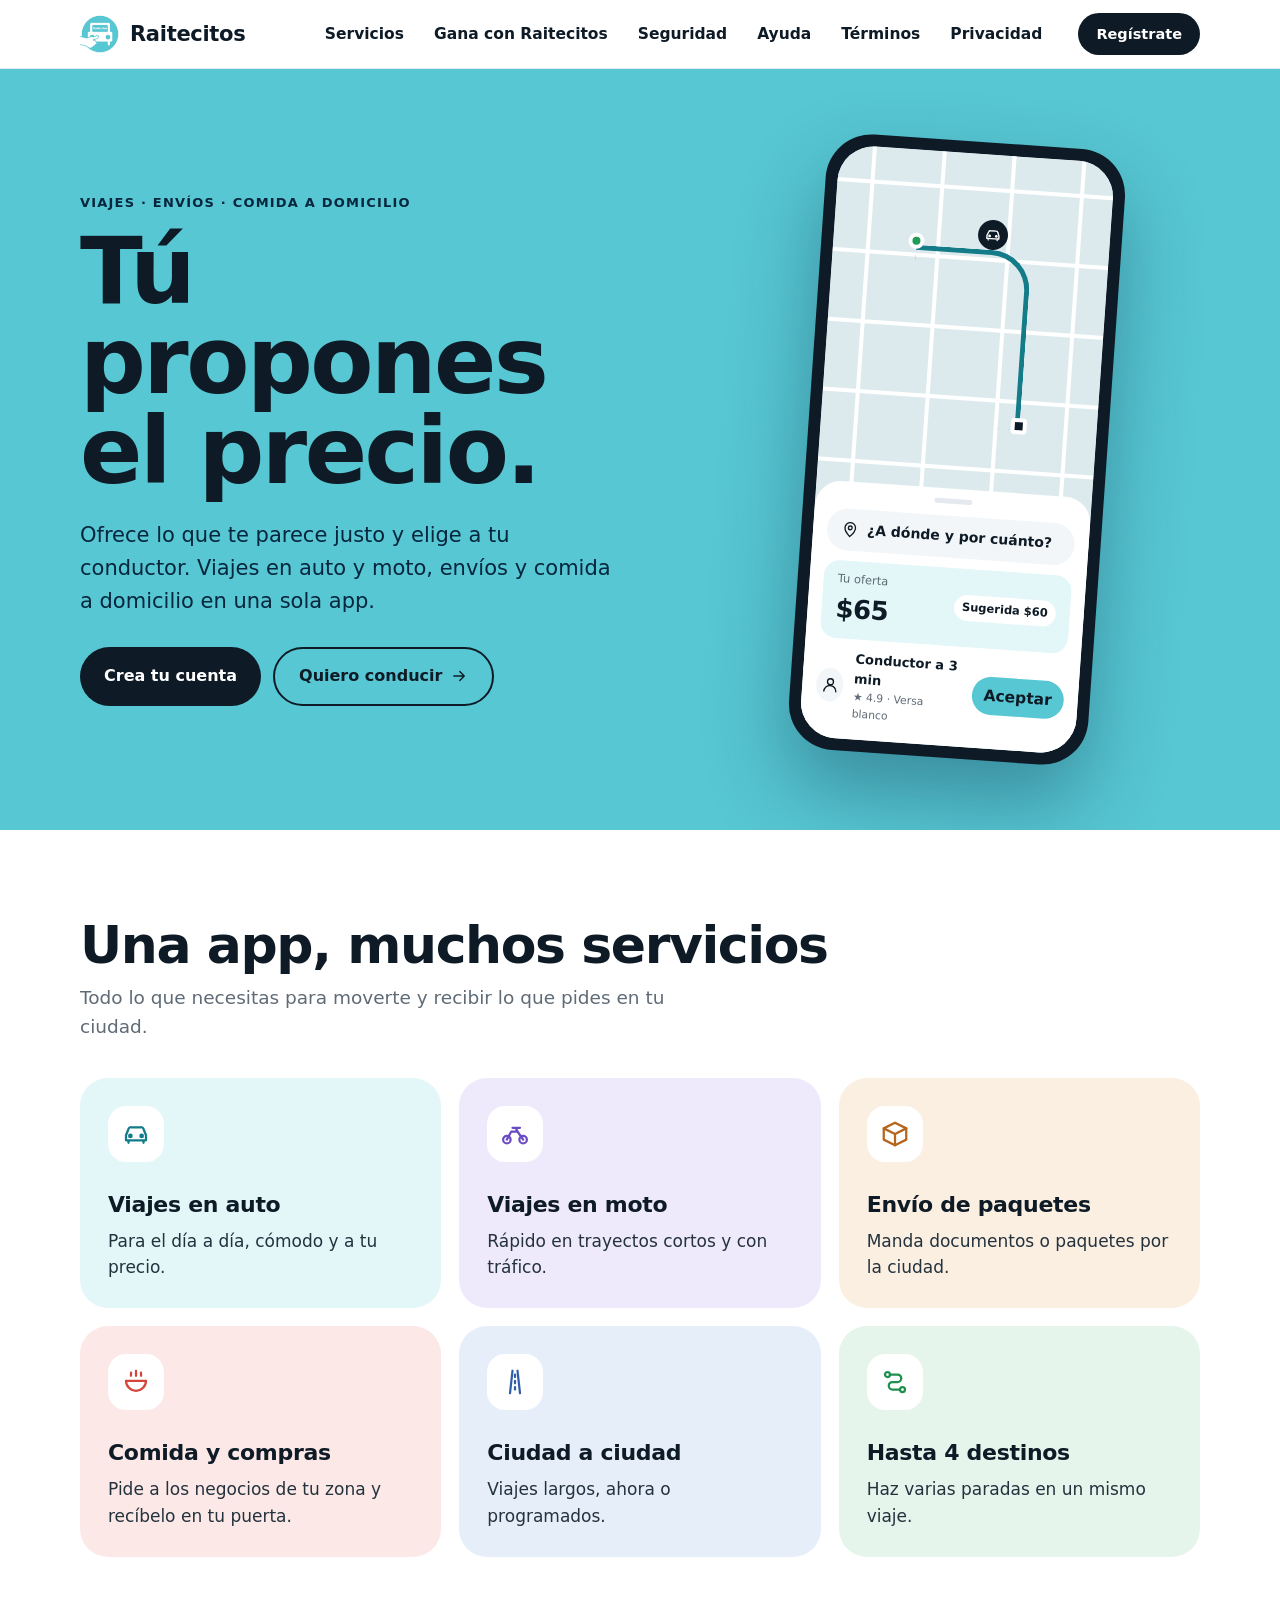
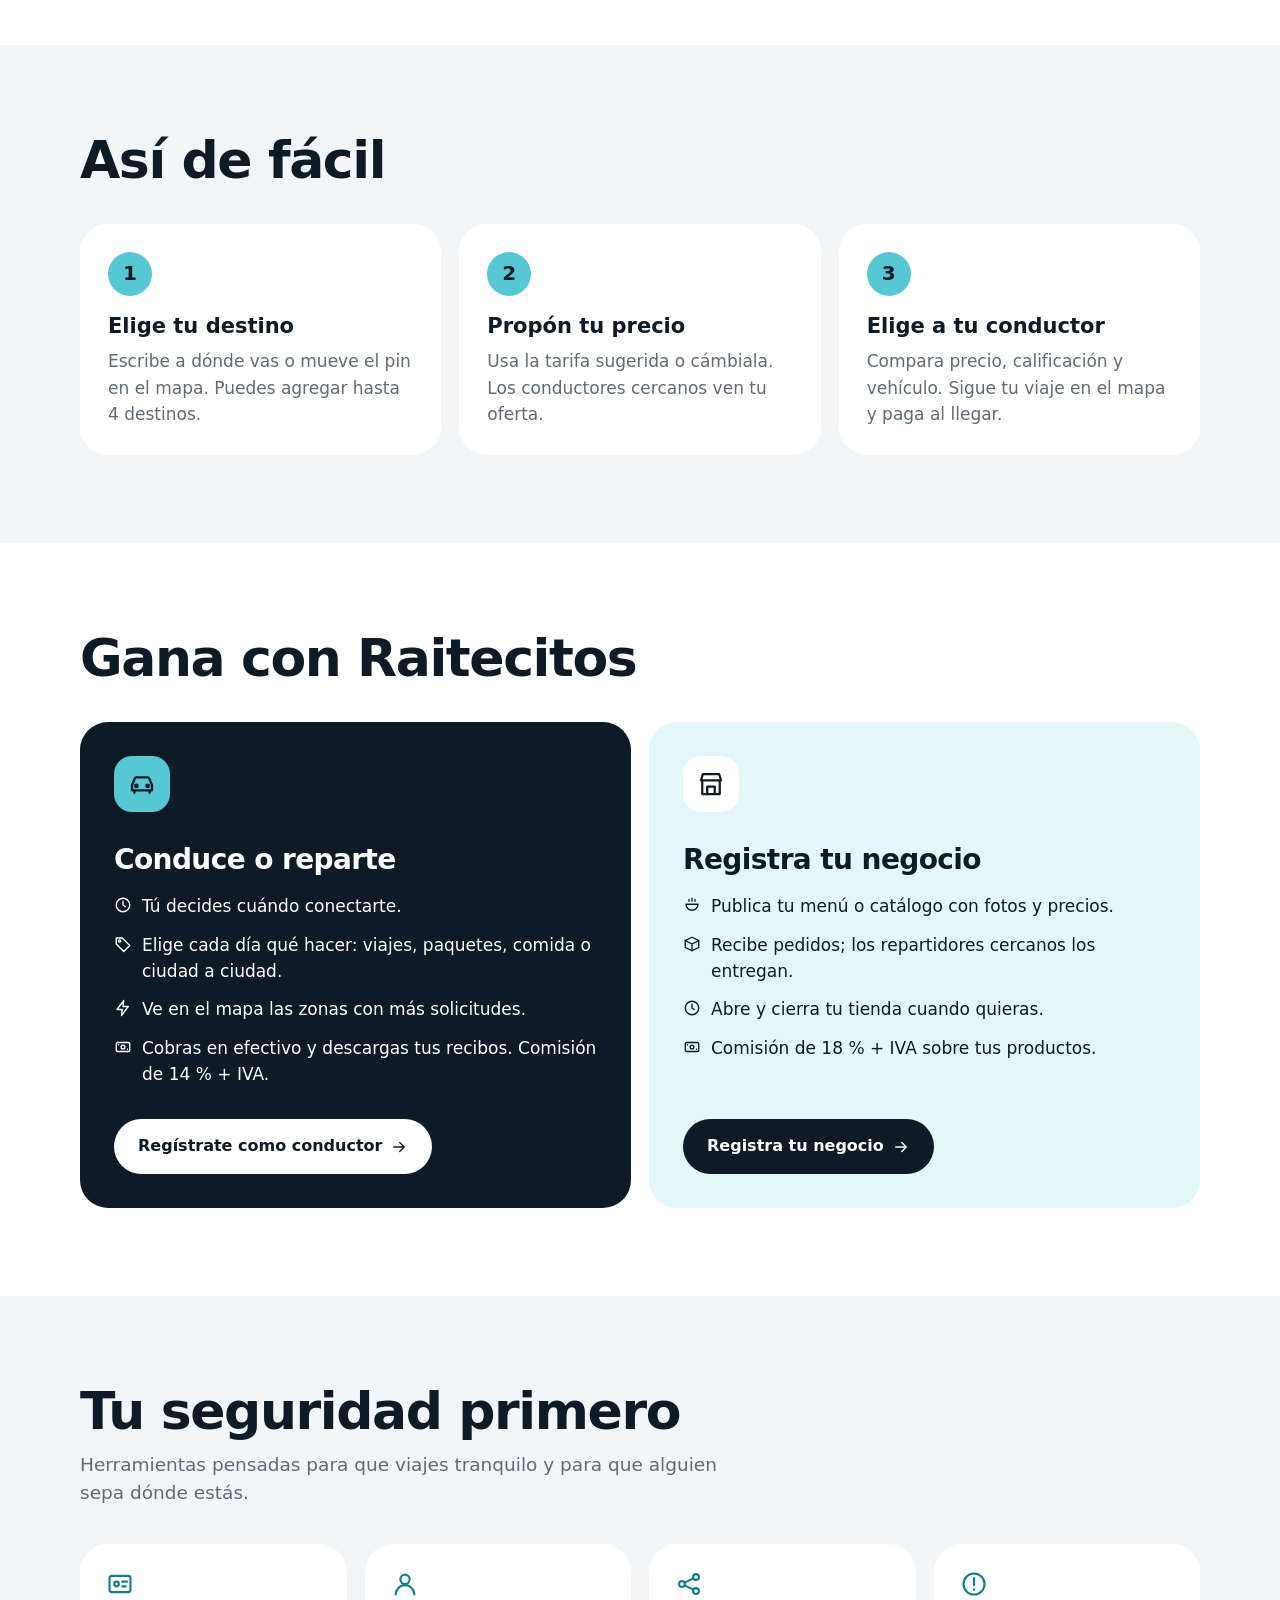
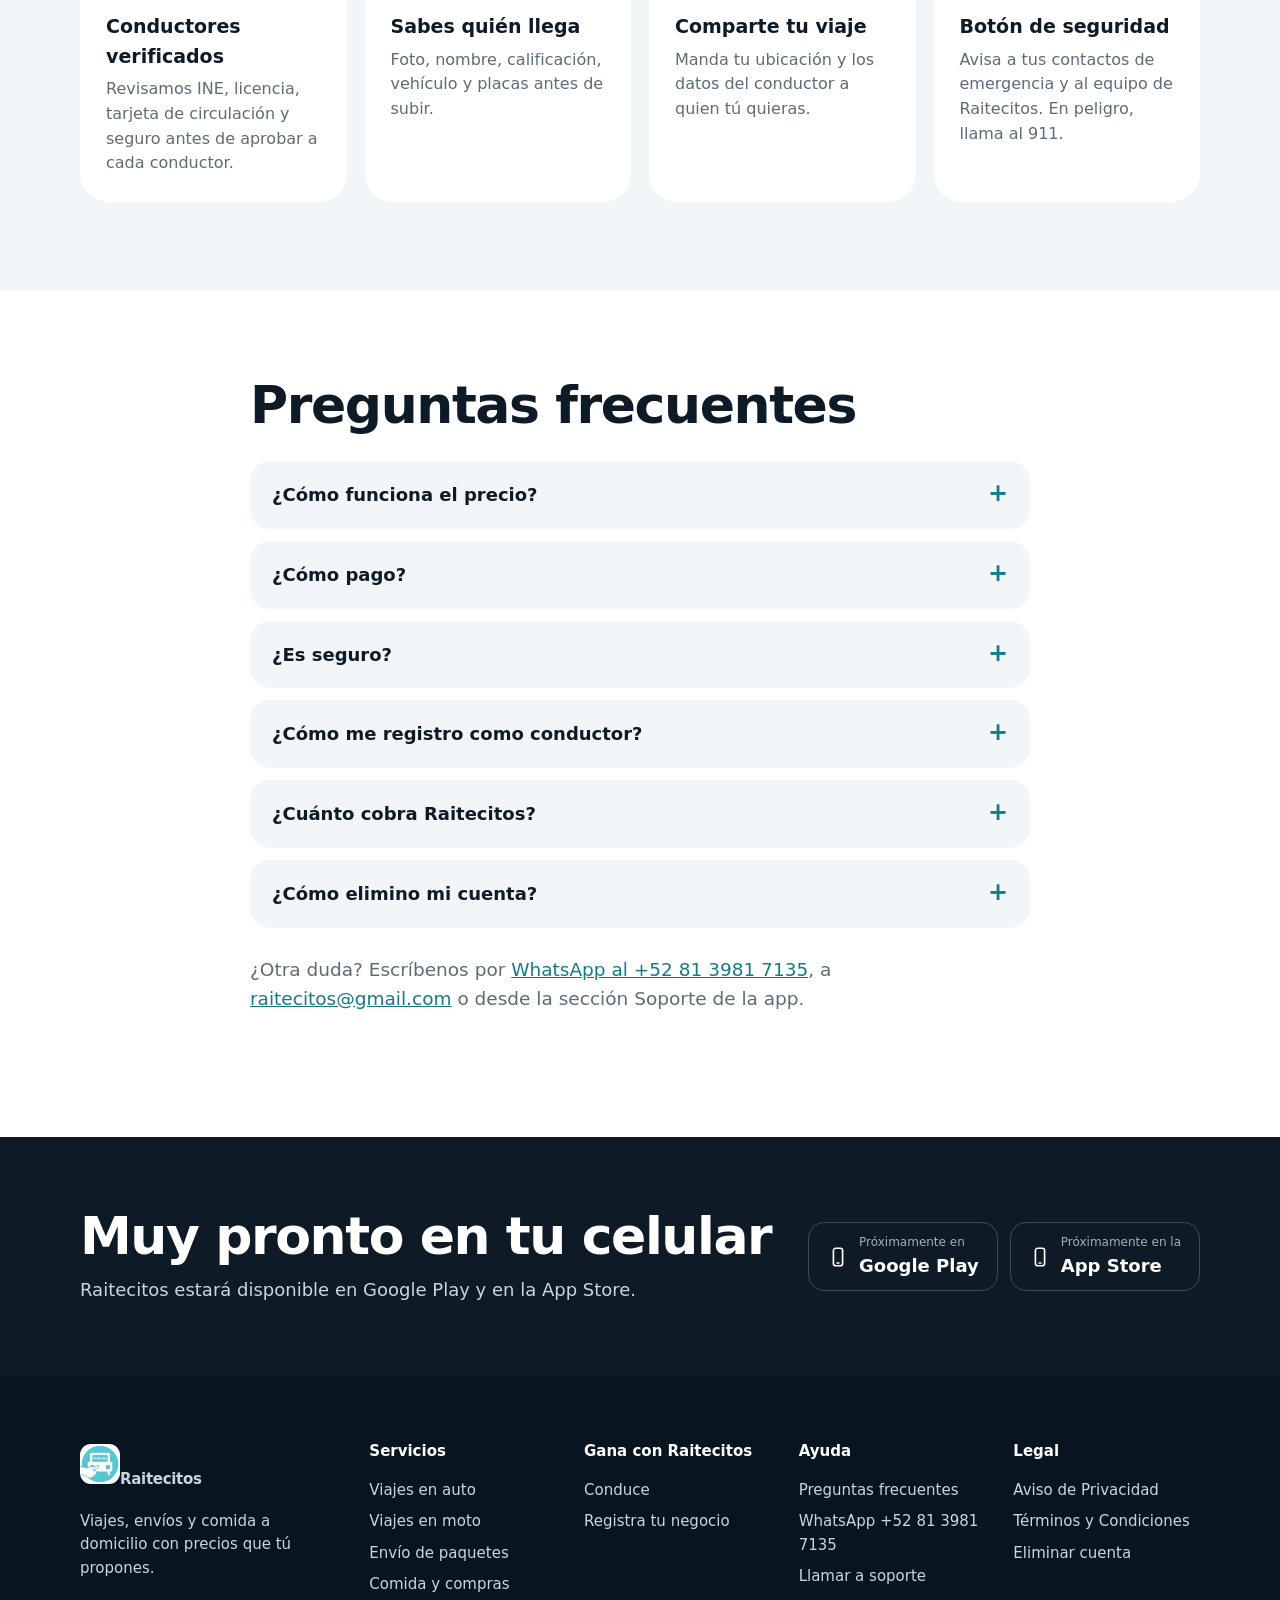
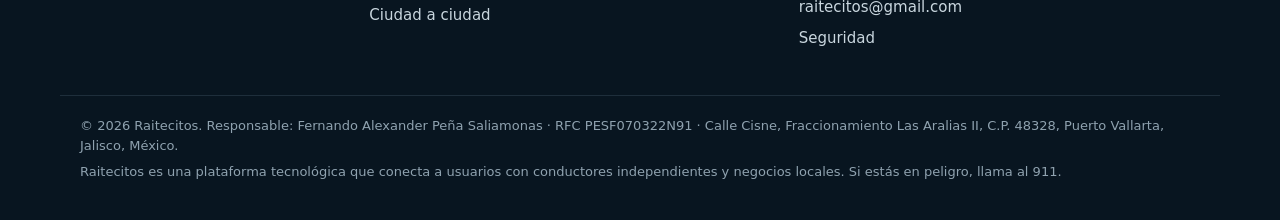
<file: index.html>
<!DOCTYPE html>
<html lang="es-MX">
<head>
<meta charset="utf-8">
<meta name="viewport" content="width=device-width, initial-scale=1">
<title>Raitecitos · Viajes, envíos y comida a domicilio a tu precio</title>
<meta name="description" content="Viajes en auto y moto, envíos de paquetes y comida a domicilio. Tú propones el precio y eliges a tu conductor.">
<meta name="theme-color" content="#57C7D3">
<meta property="og:title" content="Raitecitos · Viajes, envíos y comida a domicilio a tu precio">
<meta property="og:description" content="Viajes en auto y moto, envíos de paquetes y comida a domicilio. Tú propones el precio y eliges a tu conductor.">
<meta property="og:image" content="logo.png">
<link rel="icon" href="logo.png">
<link rel="stylesheet" href="estilos.css">
</head>
<body>
<a class="skip" href="#contenido">Saltar al contenido</a>
<header class="site">
  <div class="wrap bar">
    <a class="brand" href="index.html" aria-label="Raitecitos, inicio"><img src="logo.png" alt="" width="40" height="40"><span>Raitecitos</span></a>
    <nav class="links" aria-label="Principal"><a href="index.html#servicios">Servicios</a><a href="index.html#gana">Gana con Raitecitos</a><a href="index.html#seguridad">Seguridad</a><a href="index.html#preguntas">Ayuda</a><a href="terminos.html">Términos</a><a href="privacidad.html">Privacidad</a></nav>
    <a class="btn btn-dark btn-sm" href="registro.html">Regístrate</a>
    <details class="mobile-menu">
      <summary aria-label="Abrir menú"><svg class="ic" width="26" height="26" viewBox="0 0 24 24" fill="none" stroke="currentColor" stroke-width="1.8" stroke-linecap="round" stroke-linejoin="round" aria-hidden="true"><path d="M4 7h16M4 12h16M4 17h16"/></svg></summary>
      <nav aria-label="Menú"><a href="index.html#servicios">Servicios</a><a href="index.html#gana">Gana con Raitecitos</a><a href="index.html#seguridad">Seguridad</a><a href="index.html#preguntas">Ayuda</a><a href="terminos.html">Términos</a><a href="privacidad.html">Privacidad</a><a class="menu-cta" href="registro.html">Regístrate</a></nav>
    </details>
  </div>
</header>
<main id="contenido">

<section class="hero">
  <div class="wrap hero-grid">
    <div class="hero-copy">
      <p class="eyebrow">Viajes · Envíos · Comida a domicilio</p>
      <h1>Tú propones<br>el precio.</h1>
      <p class="lead">Ofrece lo que te parece justo y elige a tu conductor. Viajes en auto y moto, envíos y comida a domicilio en una sola app.</p>
      <div class="actions">
        <a class="btn btn-dark" href="registro.html">Crea tu cuenta</a>
        <a class="btn btn-ghost" href="registro.html?tipo=conductor">Quiero conducir <svg class="ic" width="18" height="18" viewBox="0 0 24 24" fill="none" stroke="currentColor" stroke-width="1.8" stroke-linecap="round" stroke-linejoin="round" aria-hidden="true"><path d="M5 12h14M13 6l6 6-6 6"/></svg></a>
      </div>
    </div>
    <div class="phone" aria-hidden="true">
      <div class="phone-screen">
        <div class="map">
          <span class="route"></span><span class="dot dot-a"></span><span class="dot dot-b"></span>
          <span class="car-chip"><svg class="ic" width="18" height="18" viewBox="0 0 24 24" fill="none" stroke="currentColor" stroke-width="1.8" stroke-linecap="round" stroke-linejoin="round" aria-hidden="true"><path d="M5 17h14M6 17v2M18 17v2M4 13l2-5a2 2 0 0 1 2-1.4h8A2 2 0 0 1 18 8l2 5v4H4z"/><circle cx="7.5" cy="13.5" r="1"/><circle cx="16.5" cy="13.5" r="1"/></svg></span>
        </div>
        <div class="sheet">
          <div class="handle"></div>
          <div class="search"><svg class="ic" width="18" height="18" viewBox="0 0 24 24" fill="none" stroke="currentColor" stroke-width="1.8" stroke-linecap="round" stroke-linejoin="round" aria-hidden="true"><path d="M12 21s7-6.2 7-11.5A7 7 0 0 0 5 9.5C5 14.8 12 21 12 21z"/><circle cx="12" cy="9.5" r="2.5"/></svg><span>¿A dónde y por cuánto?</span></div>
          <div class="offer">
            <div><small>Tu oferta</small><strong>$65</strong></div>
            <span class="pill">Sugerida $60</span>
          </div>
          <div class="driver">
            <span class="avatar"><svg class="ic" width="18" height="18" viewBox="0 0 24 24" fill="none" stroke="currentColor" stroke-width="1.8" stroke-linecap="round" stroke-linejoin="round" aria-hidden="true"><circle cx="12" cy="8" r="4"/><path d="M4 21a8 8 0 0 1 16 0"/></svg></span>
            <div><strong>Conductor a 3 min</strong><small>★ 4.9 · Versa blanco</small></div>
            <span class="accept">Aceptar</span>
          </div>
        </div>
      </div>
    </div>
  </div>
</section>

<section id="servicios" class="section">
  <div class="wrap">
    <h2>Una app, muchos servicios</h2>
    <p class="sub">Todo lo que necesitas para moverte y recibir lo que pides en tu ciudad.</p>
    <div class="cards">
      <article class="card svc-teal">
        <span class="card-ic"><svg class="ic" width="30" height="30" viewBox="0 0 24 24" fill="none" stroke="currentColor" stroke-width="1.8" stroke-linecap="round" stroke-linejoin="round" aria-hidden="true"><path d="M5 17h14M6 17v2M18 17v2M4 13l2-5a2 2 0 0 1 2-1.4h8A2 2 0 0 1 18 8l2 5v4H4z"/><circle cx="7.5" cy="13.5" r="1"/><circle cx="16.5" cy="13.5" r="1"/></svg></span>
        <h3>Viajes en auto</h3>
        <p>Para el día a día, cómodo y a tu precio.</p>
      </article>
      <article class="card svc-violet">
        <span class="card-ic"><svg class="ic" width="30" height="30" viewBox="0 0 24 24" fill="none" stroke="currentColor" stroke-width="1.8" stroke-linecap="round" stroke-linejoin="round" aria-hidden="true"><circle cx="5.5" cy="16.5" r="3"/><circle cx="18.5" cy="16.5" r="3"/><path d="M5.5 16.5 9 10h5l4.5 6.5M14 10l-1.5-3H10M12.5 7H16"/></svg></span>
        <h3>Viajes en moto</h3>
        <p>Rápido en trayectos cortos y con tráfico.</p>
      </article>
      <article class="card svc-orange">
        <span class="card-ic"><svg class="ic" width="30" height="30" viewBox="0 0 24 24" fill="none" stroke="currentColor" stroke-width="1.8" stroke-linecap="round" stroke-linejoin="round" aria-hidden="true"><path d="M3 7.5 12 3l9 4.5v9L12 21l-9-4.5z"/><path d="M3 7.5 12 12l9-4.5M12 12v9"/></svg></span>
        <h3>Envío de paquetes</h3>
        <p>Manda documentos o paquetes por la ciudad.</p>
      </article>
      <article class="card svc-red">
        <span class="card-ic"><svg class="ic" width="30" height="30" viewBox="0 0 24 24" fill="none" stroke="currentColor" stroke-width="1.8" stroke-linecap="round" stroke-linejoin="round" aria-hidden="true"><path d="M4 11h16a8 8 0 0 1-16 0zM12 3v4M8 4.5v2.5M16 4.5v2.5"/></svg></span>
        <h3>Comida y compras</h3>
        <p>Pide a los negocios de tu zona y recíbelo en tu puerta.</p>
      </article>
      <article class="card svc-blue">
        <span class="card-ic"><svg class="ic" width="30" height="30" viewBox="0 0 24 24" fill="none" stroke="currentColor" stroke-width="1.8" stroke-linecap="round" stroke-linejoin="round" aria-hidden="true"><path d="M8 21 10 3M16 21 14 3M12 6v2M12 11v2M12 16v2"/></svg></span>
        <h3>Ciudad a ciudad</h3>
        <p>Viajes largos, ahora o programados.</p>
      </article>
      <article class="card svc-green">
        <span class="card-ic"><svg class="ic" width="30" height="30" viewBox="0 0 24 24" fill="none" stroke="currentColor" stroke-width="1.8" stroke-linecap="round" stroke-linejoin="round" aria-hidden="true"><circle cx="6" cy="6" r="2"/><circle cx="18" cy="18" r="2"/><path d="M8 6h6a3 3 0 0 1 0 6H10a3 3 0 0 0 0 6h6"/></svg></span>
        <h3>Hasta 4 destinos</h3>
        <p>Haz varias paradas en un mismo viaje.</p>
      </article>
    </div>
  </div>
</section>

<section class="section alt">
  <div class="wrap">
    <h2>Así de fácil</h2>
    <div class="steps">
      <div class="step"><span class="num">1</span><h3>Elige tu destino</h3><p>Escribe a dónde vas o mueve el pin en el mapa. Puedes agregar hasta 4 destinos.</p></div>
      <div class="step"><span class="num">2</span><h3>Propón tu precio</h3><p>Usa la tarifa sugerida o cámbiala. Los conductores cercanos ven tu oferta.</p></div>
      <div class="step"><span class="num">3</span><h3>Elige a tu conductor</h3><p>Compara precio, calificación y vehículo. Sigue tu viaje en el mapa y paga al llegar.</p></div>
    </div>
  </div>
</section>

<section id="gana" class="section">
  <div class="wrap">
    <h2>Gana con Raitecitos</h2>
    <div class="earn">
      <article id="conductores" class="earn-card dark">
        <span class="card-ic"><svg class="ic" width="30" height="30" viewBox="0 0 24 24" fill="none" stroke="currentColor" stroke-width="1.8" stroke-linecap="round" stroke-linejoin="round" aria-hidden="true"><path d="M5 17h14M6 17v2M18 17v2M4 13l2-5a2 2 0 0 1 2-1.4h8A2 2 0 0 1 18 8l2 5v4H4z"/><circle cx="7.5" cy="13.5" r="1"/><circle cx="16.5" cy="13.5" r="1"/></svg></span>
        <h3>Conduce o reparte</h3>
        <ul>
          <li><svg class="ic" width="18" height="18" viewBox="0 0 24 24" fill="none" stroke="currentColor" stroke-width="1.8" stroke-linecap="round" stroke-linejoin="round" aria-hidden="true"><circle cx="12" cy="12" r="9"/><path d="M12 7v5l3 2"/></svg> Tú decides cuándo conectarte.</li>
          <li><svg class="ic" width="18" height="18" viewBox="0 0 24 24" fill="none" stroke="currentColor" stroke-width="1.8" stroke-linecap="round" stroke-linejoin="round" aria-hidden="true"><path d="M3 12V4h8l10 10-8 8z"/><circle cx="7.5" cy="8" r="1.5"/></svg> Elige cada día qué hacer: viajes, paquetes, comida o ciudad a ciudad.</li>
          <li><svg class="ic" width="18" height="18" viewBox="0 0 24 24" fill="none" stroke="currentColor" stroke-width="1.8" stroke-linecap="round" stroke-linejoin="round" aria-hidden="true"><path d="M13 2 4 14h7l-1 8 9-12h-7z"/></svg> Ve en el mapa las zonas con más solicitudes.</li>
          <li><svg class="ic" width="18" height="18" viewBox="0 0 24 24" fill="none" stroke="currentColor" stroke-width="1.8" stroke-linecap="round" stroke-linejoin="round" aria-hidden="true"><rect x="3" y="6" width="18" height="12" rx="2"/><circle cx="12" cy="12" r="2.5"/><path d="M6 9v.01M18 15v.01"/></svg> Cobras en efectivo y descargas tus recibos. Comisión de 14 % + IVA.</li>
        </ul>
        <a class="btn btn-light" href="registro.html?tipo=conductor">Regístrate como conductor <svg class="ic" width="18" height="18" viewBox="0 0 24 24" fill="none" stroke="currentColor" stroke-width="1.8" stroke-linecap="round" stroke-linejoin="round" aria-hidden="true"><path d="M5 12h14M13 6l6 6-6 6"/></svg></a>
      </article>
      <article id="negocios" class="earn-card">
        <span class="card-ic"><svg class="ic" width="30" height="30" viewBox="0 0 24 24" fill="none" stroke="currentColor" stroke-width="1.8" stroke-linecap="round" stroke-linejoin="round" aria-hidden="true"><path d="M4 9h16l-1.5-5h-13zM5 9v11h14V9M9 20v-6h6v6"/></svg></span>
        <h3>Registra tu negocio</h3>
        <ul>
          <li><svg class="ic" width="18" height="18" viewBox="0 0 24 24" fill="none" stroke="currentColor" stroke-width="1.8" stroke-linecap="round" stroke-linejoin="round" aria-hidden="true"><path d="M4 11h16a8 8 0 0 1-16 0zM12 3v4M8 4.5v2.5M16 4.5v2.5"/></svg> Publica tu menú o catálogo con fotos y precios.</li>
          <li><svg class="ic" width="18" height="18" viewBox="0 0 24 24" fill="none" stroke="currentColor" stroke-width="1.8" stroke-linecap="round" stroke-linejoin="round" aria-hidden="true"><path d="M3 7.5 12 3l9 4.5v9L12 21l-9-4.5z"/><path d="M3 7.5 12 12l9-4.5M12 12v9"/></svg> Recibe pedidos; los repartidores cercanos los entregan.</li>
          <li><svg class="ic" width="18" height="18" viewBox="0 0 24 24" fill="none" stroke="currentColor" stroke-width="1.8" stroke-linecap="round" stroke-linejoin="round" aria-hidden="true"><circle cx="12" cy="12" r="9"/><path d="M12 7v5l3 2"/></svg> Abre y cierra tu tienda cuando quieras.</li>
          <li><svg class="ic" width="18" height="18" viewBox="0 0 24 24" fill="none" stroke="currentColor" stroke-width="1.8" stroke-linecap="round" stroke-linejoin="round" aria-hidden="true"><rect x="3" y="6" width="18" height="12" rx="2"/><circle cx="12" cy="12" r="2.5"/><path d="M6 9v.01M18 15v.01"/></svg> Comisión de 18 % + IVA sobre tus productos.</li>
        </ul>
        <a class="btn btn-dark" href="registro.html?tipo=negocio">Registra tu negocio <svg class="ic" width="18" height="18" viewBox="0 0 24 24" fill="none" stroke="currentColor" stroke-width="1.8" stroke-linecap="round" stroke-linejoin="round" aria-hidden="true"><path d="M5 12h14M13 6l6 6-6 6"/></svg></a>
      </article>
    </div>
  </div>
</section>

<section id="seguridad" class="section alt">
  <div class="wrap">
    <h2>Tu seguridad primero</h2>
    <p class="sub">Herramientas pensadas para que viajes tranquilo y para que alguien sepa dónde estás.</p>
    <div class="safety">
      <div><svg class="ic" width="28" height="28" viewBox="0 0 24 24" fill="none" stroke="currentColor" stroke-width="1.8" stroke-linecap="round" stroke-linejoin="round" aria-hidden="true"><rect x="3" y="5" width="18" height="14" rx="2"/><circle cx="9" cy="12" r="2"/><path d="M14 10h4M14 14h3"/></svg><h3>Conductores verificados</h3><p>Revisamos INE, licencia, tarjeta de circulación y seguro antes de aprobar a cada conductor.</p></div>
      <div><svg class="ic" width="28" height="28" viewBox="0 0 24 24" fill="none" stroke="currentColor" stroke-width="1.8" stroke-linecap="round" stroke-linejoin="round" aria-hidden="true"><circle cx="12" cy="8" r="4"/><path d="M4 21a8 8 0 0 1 16 0"/></svg><h3>Sabes quién llega</h3><p>Foto, nombre, calificación, vehículo y placas antes de subir.</p></div>
      <div><svg class="ic" width="28" height="28" viewBox="0 0 24 24" fill="none" stroke="currentColor" stroke-width="1.8" stroke-linecap="round" stroke-linejoin="round" aria-hidden="true"><circle cx="6" cy="12" r="2.5"/><circle cx="18" cy="6" r="2.5"/><circle cx="18" cy="18" r="2.5"/><path d="m8.2 10.8 7.6-3.6M8.2 13.2l7.6 3.6"/></svg><h3>Comparte tu viaje</h3><p>Manda tu ubicación y los datos del conductor a quien tú quieras.</p></div>
      <div><svg class="ic" width="28" height="28" viewBox="0 0 24 24" fill="none" stroke="currentColor" stroke-width="1.8" stroke-linecap="round" stroke-linejoin="round" aria-hidden="true"><circle cx="12" cy="12" r="9"/><path d="M12 7v6M12 16.5v.5"/></svg><h3>Botón de seguridad</h3><p>Avisa a tus contactos de emergencia y al equipo de Raitecitos. En peligro, llama al 911.</p></div>
    </div>
  </div>
</section>

<section id="preguntas" class="section">
  <div class="wrap narrow">
    <h2>Preguntas frecuentes</h2>
    <div class="faq">
      <details><summary>¿Cómo funciona el precio?</summary><p>La app te sugiere una tarifa según la distancia y el tiempo. Tú puedes subirla o bajarla; los conductores cercanos aceptan tu oferta o te mandan una contraoferta y tú eliges.</p></details>
      <details><summary>¿Cómo pago?</summary><p>Por ahora el pago es en efectivo, directamente al conductor, con el precio que acordaron en la app.</p></details>
      <details><summary>¿Es seguro?</summary><p>Todos los conductores pasan por una verificación de documentos. Antes de subir ves su foto, nombre, vehículo y placas; puedes compartir tu viaje y avisar a tus contactos de emergencia con un botón.</p></details>
      <details><summary>¿Cómo me registro como conductor?</summary><p>Descarga la app, crea tu cuenta eligiendo &quot;Manejar o repartir&quot; y sube tus documentos (INE, licencia, tarjeta de circulación, póliza de seguro y foto del vehículo). Te avisamos cuando estés aprobado.</p></details>
      <details><summary>¿Cuánto cobra Raitecitos?</summary><p>A los conductores, el 14 % de cada servicio más IVA. A los negocios, el 18 % de sus ventas más IVA. Se paga cada semana después del corte del domingo.</p></details>
      <details><summary>¿Cómo elimino mi cuenta?</summary><p>Desde la app en Mi cuenta &gt; Eliminar mi cuenta, o siguiendo los pasos de la página &quot;Eliminar cuenta&quot;.</p></details>
    </div>
    <p class="sub">¿Otra duda? Escríbenos por <a href="https://wa.me/528139817135?text=Hola%2C%20necesito%20ayuda%20con%20Raitecitos." target="_blank" rel="noopener">WhatsApp al +52 81 3981 7135</a>, a <a href="mailto:raitecitos@gmail.com">raitecitos@gmail.com</a> o desde la sección Soporte de la app.</p>
  </div>
</section>

<section id="descargar" class="download">
  <div class="wrap download-grid">
    <div>
      <h2>Muy pronto en tu celular</h2>
      <p>Raitecitos estará disponible en Google Play y en la App Store.</p>
    </div>
    <div class="stores">
      <span class="store"><svg class="ic" width="22" height="22" viewBox="0 0 24 24" fill="none" stroke="currentColor" stroke-width="1.8" stroke-linecap="round" stroke-linejoin="round" aria-hidden="true"><rect x="7" y="2.5" width="10" height="19" rx="2.5"/><path d="M11 18.5h2"/></svg><span><small>Próximamente en</small>Google Play</span></span>
      <span class="store"><svg class="ic" width="22" height="22" viewBox="0 0 24 24" fill="none" stroke="currentColor" stroke-width="1.8" stroke-linecap="round" stroke-linejoin="round" aria-hidden="true"><rect x="7" y="2.5" width="10" height="19" rx="2.5"/><path d="M11 18.5h2"/></svg><span><small>Próximamente en la</small>App Store</span></span>
    </div>
  </div>
</section>

</main>
<footer class="site">
  <div class="wrap cols">
    <div class="col brandcol">
      <a class="brand" href="index.html"><img src="logo.png" alt="" width="40" height="40"><span>Raitecitos</span></a>
      <p>Viajes, envíos y comida a domicilio con precios que tú propones.</p>
    </div>
    <div class="col">
      <h3>Servicios</h3>
      <a href="index.html#servicios">Viajes en auto</a><a href="index.html#servicios">Viajes en moto</a><a href="index.html#servicios">Envío de paquetes</a><a href="index.html#servicios">Comida y compras</a><a href="index.html#servicios">Ciudad a ciudad</a>
    </div>
    <div class="col">
      <h3>Gana con Raitecitos</h3>
      <a href="index.html#conductores">Conduce</a><a href="index.html#negocios">Registra tu negocio</a>
    </div>
    <div class="col">
      <h3>Ayuda</h3>
      <a href="index.html#preguntas">Preguntas frecuentes</a><a href="https://wa.me/528139817135?text=Hola%2C%20necesito%20ayuda%20con%20Raitecitos." target="_blank" rel="noopener">WhatsApp +52 81 3981 7135</a><a href="tel:+528139817135">Llamar a soporte</a><a href="mailto:raitecitos@gmail.com">raitecitos@gmail.com</a><a href="index.html#seguridad">Seguridad</a>
    </div>
    <div class="col">
      <h3>Legal</h3>
      <a href="privacidad.html">Aviso de Privacidad</a><a href="terminos.html">Términos y Condiciones</a><a href="eliminar-cuenta.html">Eliminar cuenta</a>
    </div>
  </div>
  <div class="wrap legal">
    <p>© 2026 Raitecitos. Responsable: Fernando Alexander Peña Saliamonas · RFC PESF070322N91 · Calle Cisne, Fraccionamiento Las Aralias II, C.P. 48328, Puerto Vallarta, Jalisco, México.</p>
    <p>Raitecitos es una plataforma tecnológica que conecta a usuarios con conductores independientes y negocios locales. Si estás en peligro, llama al 911.</p>
  </div>
</footer>
</body>
</html>
</file>
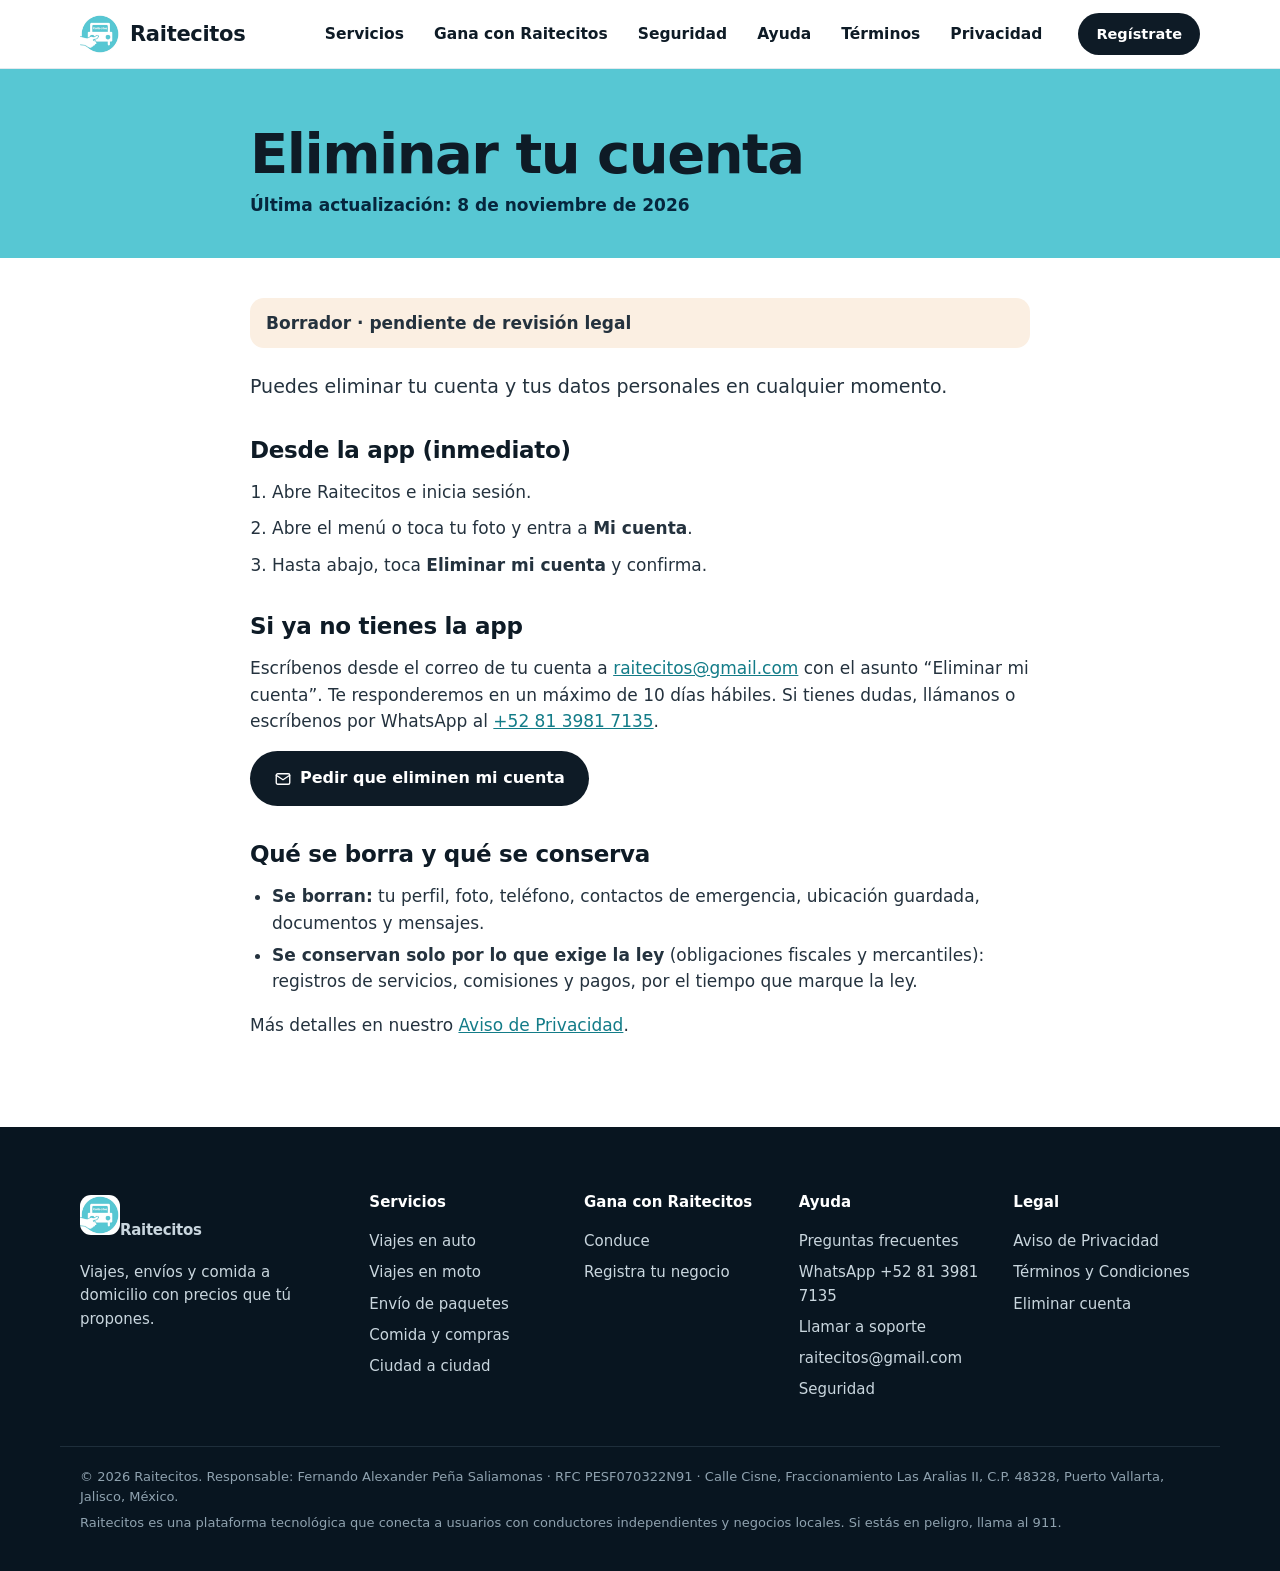
<file: eliminar-cuenta.html>
<!DOCTYPE html>
<html lang="es-MX">
<head>
<meta charset="utf-8">
<meta name="viewport" content="width=device-width, initial-scale=1">
<title>Eliminar cuenta · Raitecitos</title>
<meta name="description" content="Cómo eliminar tu cuenta de Raitecitos y tus datos.">
<meta name="theme-color" content="#57C7D3">
<meta property="og:title" content="Eliminar cuenta · Raitecitos">
<meta property="og:description" content="Cómo eliminar tu cuenta de Raitecitos y tus datos.">
<meta property="og:image" content="logo.png">
<link rel="icon" href="logo.png">
<link rel="stylesheet" href="estilos.css">
</head>
<body class="is-doc">
<a class="skip" href="#contenido">Saltar al contenido</a>
<header class="site">
  <div class="wrap bar">
    <a class="brand" href="index.html" aria-label="Raitecitos, inicio"><img src="logo.png" alt="" width="40" height="40"><span>Raitecitos</span></a>
    <nav class="links" aria-label="Principal"><a href="index.html#servicios">Servicios</a><a href="index.html#gana">Gana con Raitecitos</a><a href="index.html#seguridad">Seguridad</a><a href="index.html#preguntas">Ayuda</a><a href="terminos.html">Términos</a><a href="privacidad.html">Privacidad</a></nav>
    <a class="btn btn-dark btn-sm" href="registro.html">Regístrate</a>
    <details class="mobile-menu">
      <summary aria-label="Abrir menú"><svg class="ic" width="26" height="26" viewBox="0 0 24 24" fill="none" stroke="currentColor" stroke-width="1.8" stroke-linecap="round" stroke-linejoin="round" aria-hidden="true"><path d="M4 7h16M4 12h16M4 17h16"/></svg></summary>
      <nav aria-label="Menú"><a href="index.html#servicios">Servicios</a><a href="index.html#gana">Gana con Raitecitos</a><a href="index.html#seguridad">Seguridad</a><a href="index.html#preguntas">Ayuda</a><a href="terminos.html">Términos</a><a href="privacidad.html">Privacidad</a><a class="menu-cta" href="registro.html">Regístrate</a></nav>
    </details>
  </div>
</header>
<main id="contenido">
<section class="doc-hero"><div class="wrap narrow"><h1>Eliminar tu cuenta</h1><p>Última actualización: 8 de noviembre de 2026</p></div></section>
<section class="section"><div class="wrap narrow doc"><p class="draft">Borrador · pendiente de revisión legal</p><p class="lead-doc">Puedes eliminar tu cuenta y tus datos personales en cualquier momento.</p>
<h2>Desde la app (inmediato)</h2>
<ol class="numbered">
  <li>Abre Raitecitos e inicia sesión.</li>
  <li>Abre el menú o toca tu foto y entra a <strong>Mi cuenta</strong>.</li>
  <li>Hasta abajo, toca <strong>Eliminar mi cuenta</strong> y confirma.</li>
</ol>
<h2>Si ya no tienes la app</h2>
<p>Escríbenos desde el correo de tu cuenta a <a href="mailto:raitecitos@gmail.com?subject=Eliminar%20mi%20cuenta%20de%20Raitecitos">raitecitos@gmail.com</a> con el asunto “Eliminar mi cuenta”. Te responderemos en un máximo de 10 días hábiles. Si tienes dudas, llámanos o escríbenos por WhatsApp al <a href="https://wa.me/528139817135?text=Hola%2C%20quiero%20eliminar%20mi%20cuenta%20de%20Raitecitos." target="_blank" rel="noopener">+52 81 3981 7135</a>.</p>
<p><a class="btn btn-dark" href="mailto:raitecitos@gmail.com?subject=Eliminar%20mi%20cuenta%20de%20Raitecitos"><svg class="ic" width="18" height="18" viewBox="0 0 24 24" fill="none" stroke="currentColor" stroke-width="1.8" stroke-linecap="round" stroke-linejoin="round" aria-hidden="true"><rect x="3" y="5" width="18" height="14" rx="2"/><path d="m3 7 9 6 9-6"/></svg> Pedir que eliminen mi cuenta</a></p>
<h2>Qué se borra y qué se conserva</h2>
<ul>
  <li><strong>Se borran:</strong> tu perfil, foto, teléfono, contactos de emergencia, ubicación guardada, documentos y mensajes.</li>
  <li><strong>Se conservan solo por lo que exige la ley</strong> (obligaciones fiscales y mercantiles): registros de servicios, comisiones y pagos, por el tiempo que marque la ley.</li>
</ul>
<p>Más detalles en nuestro <a href="privacidad.html">Aviso de Privacidad</a>.</p></div></section>
</main>
<footer class="site">
  <div class="wrap cols">
    <div class="col brandcol">
      <a class="brand" href="index.html"><img src="logo.png" alt="" width="40" height="40"><span>Raitecitos</span></a>
      <p>Viajes, envíos y comida a domicilio con precios que tú propones.</p>
    </div>
    <div class="col">
      <h3>Servicios</h3>
      <a href="index.html#servicios">Viajes en auto</a><a href="index.html#servicios">Viajes en moto</a><a href="index.html#servicios">Envío de paquetes</a><a href="index.html#servicios">Comida y compras</a><a href="index.html#servicios">Ciudad a ciudad</a>
    </div>
    <div class="col">
      <h3>Gana con Raitecitos</h3>
      <a href="index.html#conductores">Conduce</a><a href="index.html#negocios">Registra tu negocio</a>
    </div>
    <div class="col">
      <h3>Ayuda</h3>
      <a href="index.html#preguntas">Preguntas frecuentes</a><a href="https://wa.me/528139817135?text=Hola%2C%20necesito%20ayuda%20con%20Raitecitos." target="_blank" rel="noopener">WhatsApp +52 81 3981 7135</a><a href="tel:+528139817135">Llamar a soporte</a><a href="mailto:raitecitos@gmail.com">raitecitos@gmail.com</a><a href="index.html#seguridad">Seguridad</a>
    </div>
    <div class="col">
      <h3>Legal</h3>
      <a href="privacidad.html">Aviso de Privacidad</a><a href="terminos.html">Términos y Condiciones</a><a href="eliminar-cuenta.html">Eliminar cuenta</a>
    </div>
  </div>
  <div class="wrap legal">
    <p>© 2026 Raitecitos. Responsable: Fernando Alexander Peña Saliamonas · RFC PESF070322N91 · Calle Cisne, Fraccionamiento Las Aralias II, C.P. 48328, Puerto Vallarta, Jalisco, México.</p>
    <p>Raitecitos es una plataforma tecnológica que conecta a usuarios con conductores independientes y negocios locales. Si estás en peligro, llama al 911.</p>
  </div>
</footer>
</body>
</html>
</file>
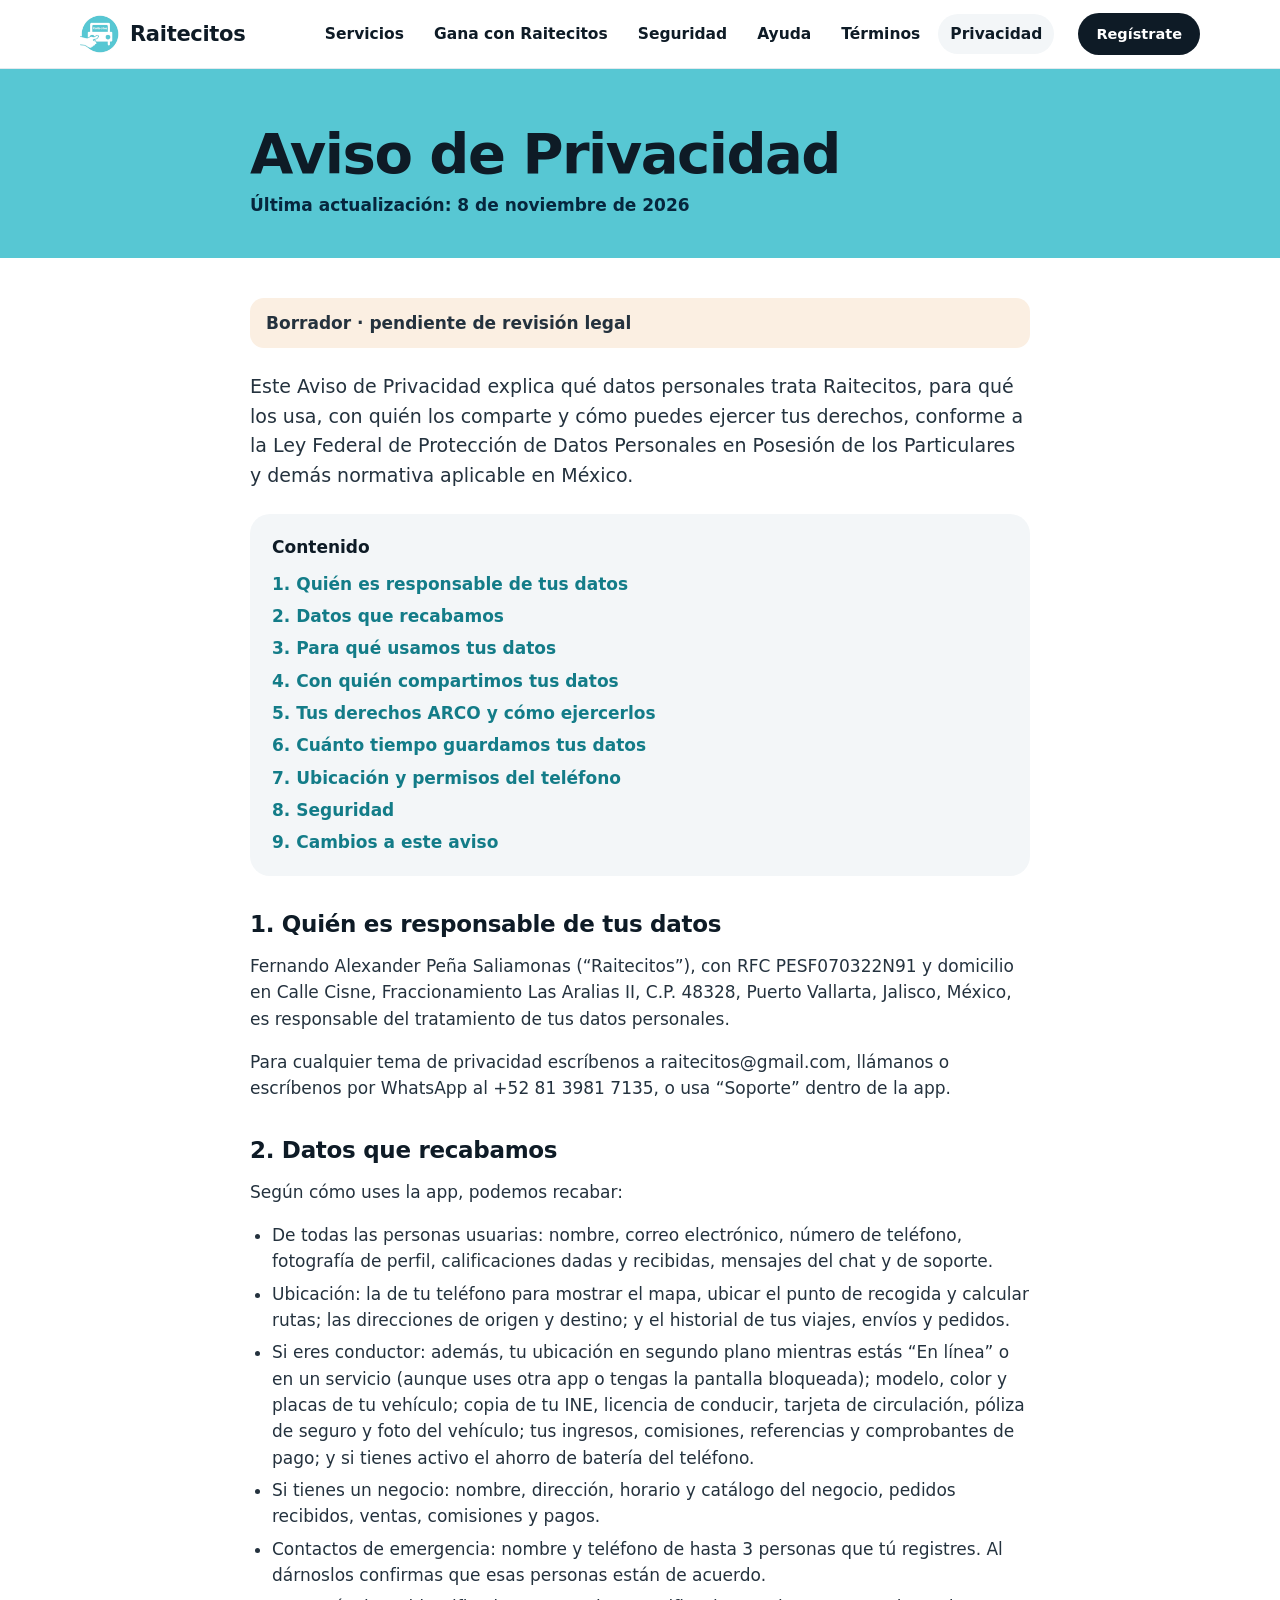
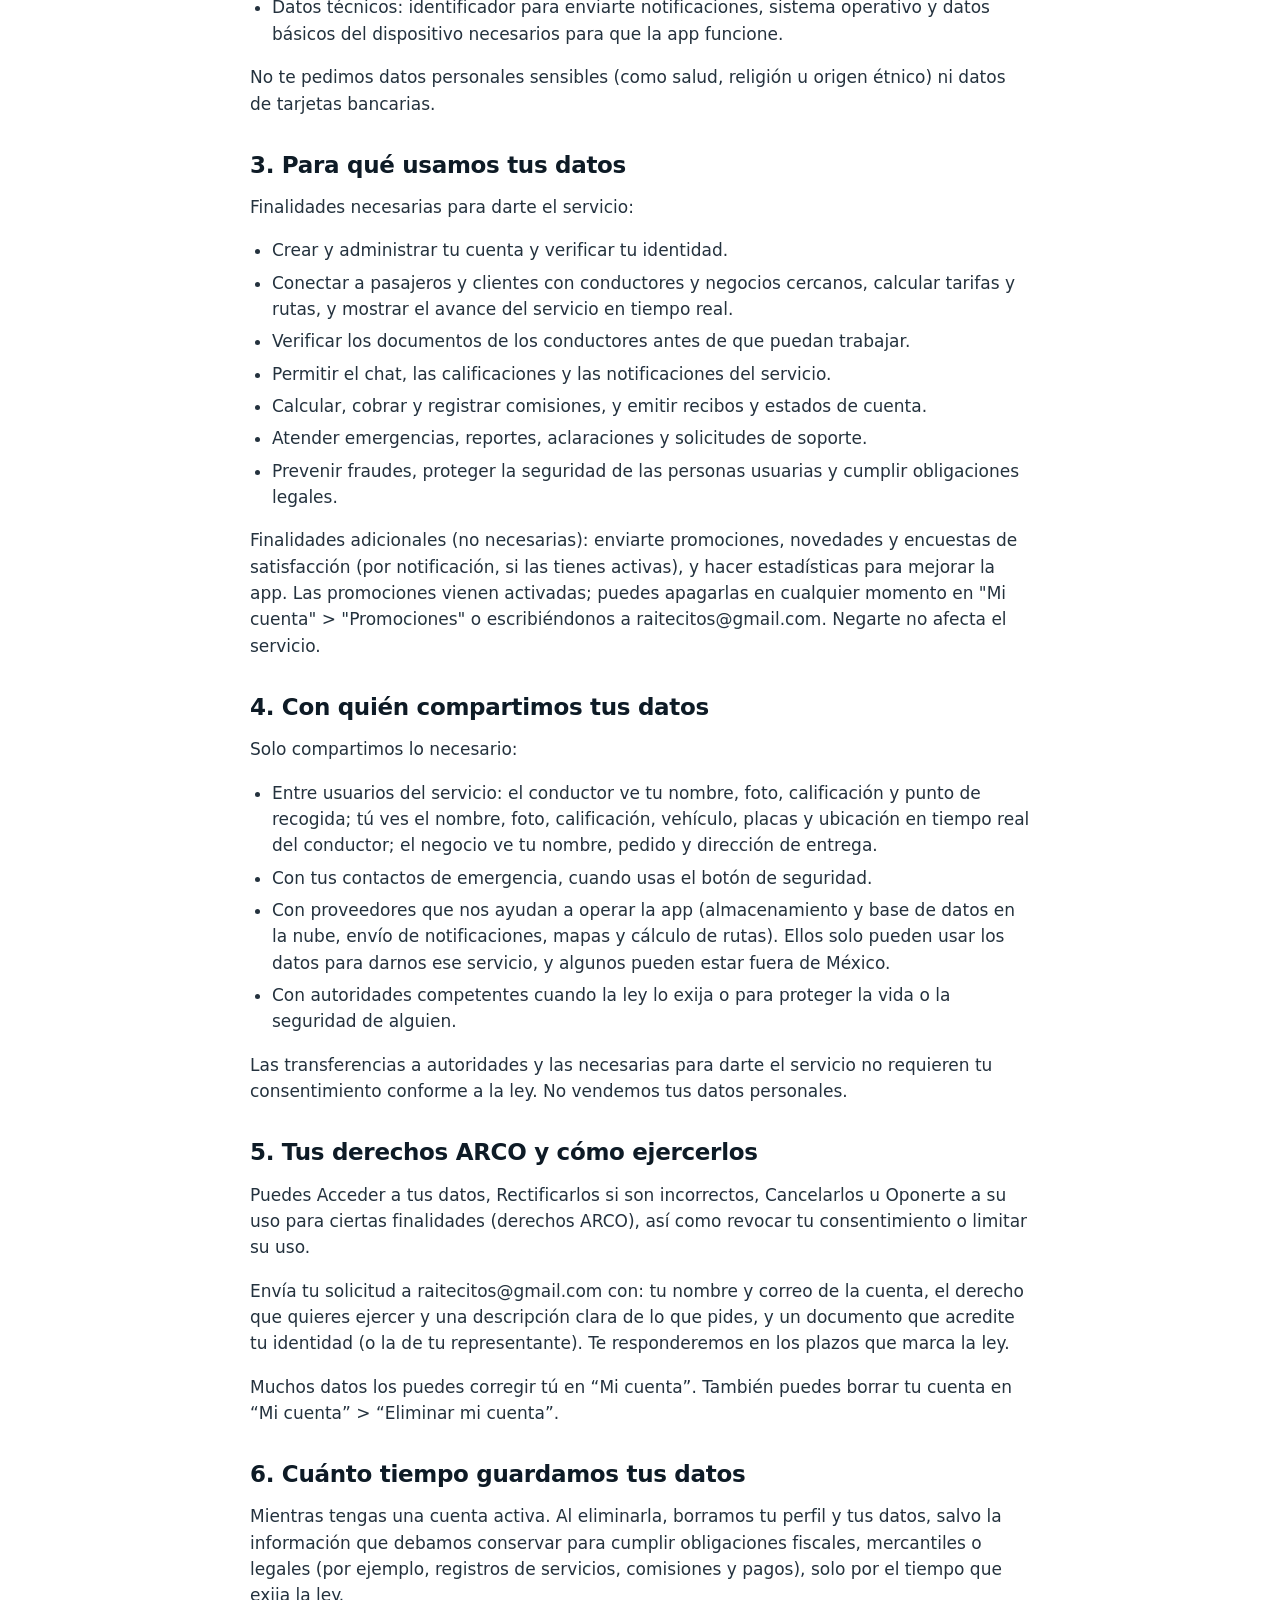
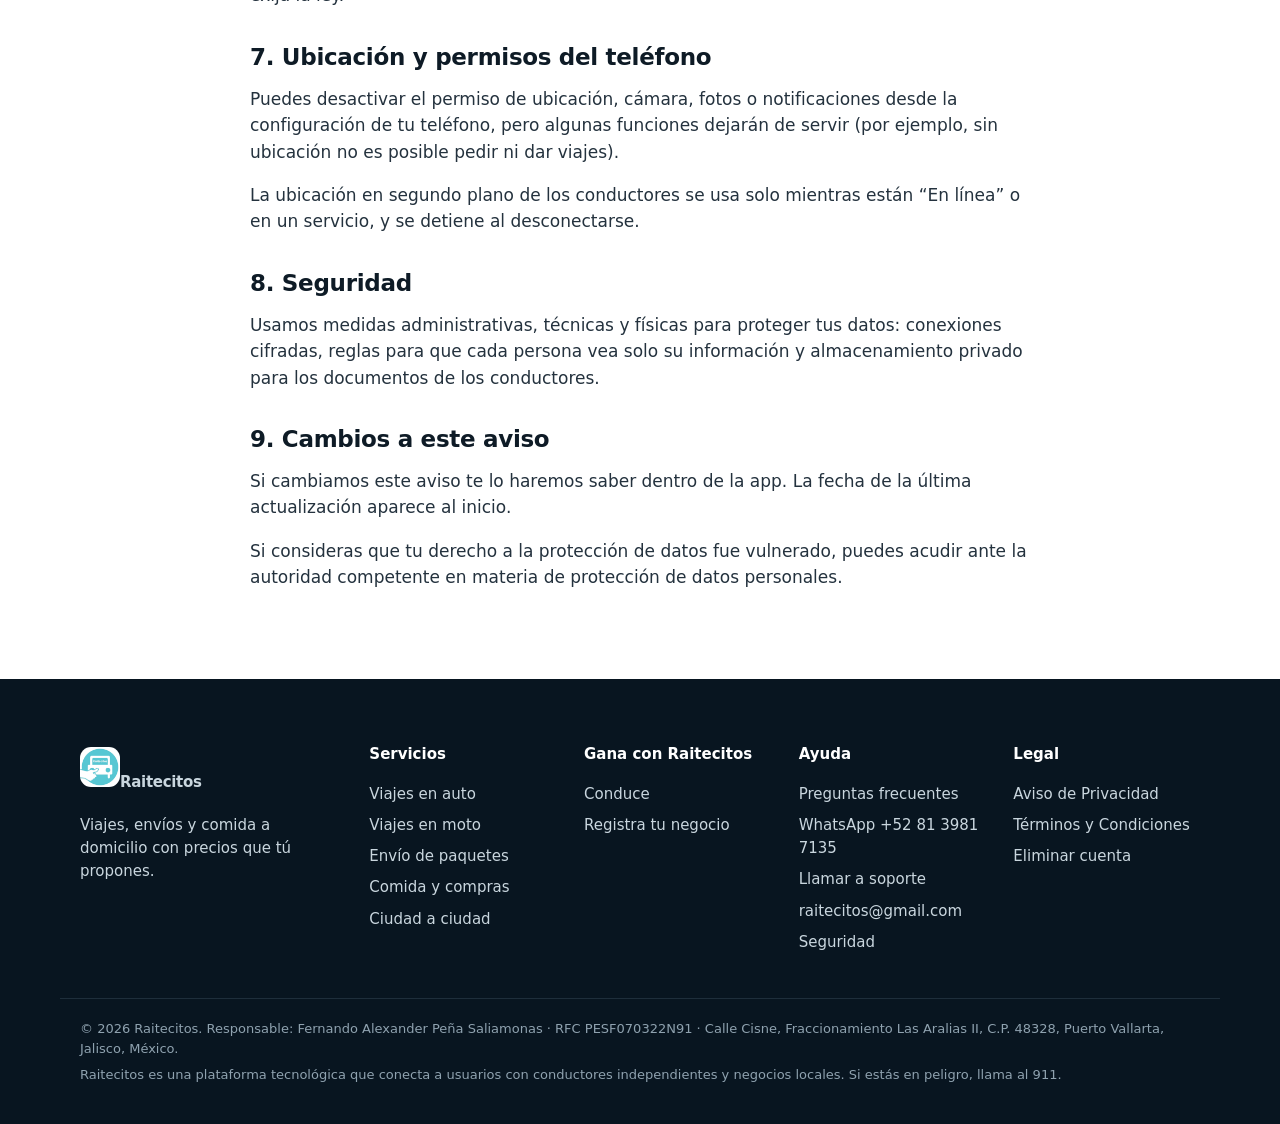
<file: privacidad.html>
<!DOCTYPE html>
<html lang="es-MX">
<head>
<meta charset="utf-8">
<meta name="viewport" content="width=device-width, initial-scale=1">
<title>Aviso de Privacidad · Raitecitos</title>
<meta name="description" content="Aviso de Privacidad de la aplicación Raitecitos.">
<meta name="theme-color" content="#57C7D3">
<meta property="og:title" content="Aviso de Privacidad · Raitecitos">
<meta property="og:description" content="Aviso de Privacidad de la aplicación Raitecitos.">
<meta property="og:image" content="logo.png">
<link rel="icon" href="logo.png">
<link rel="stylesheet" href="estilos.css">
</head>
<body class="is-doc">
<a class="skip" href="#contenido">Saltar al contenido</a>
<header class="site">
  <div class="wrap bar">
    <a class="brand" href="index.html" aria-label="Raitecitos, inicio"><img src="logo.png" alt="" width="40" height="40"><span>Raitecitos</span></a>
    <nav class="links" aria-label="Principal"><a href="index.html#servicios">Servicios</a><a href="index.html#gana">Gana con Raitecitos</a><a href="index.html#seguridad">Seguridad</a><a href="index.html#preguntas">Ayuda</a><a href="terminos.html">Términos</a><a href="privacidad.html" aria-current="page">Privacidad</a></nav>
    <a class="btn btn-dark btn-sm" href="registro.html">Regístrate</a>
    <details class="mobile-menu">
      <summary aria-label="Abrir menú"><svg class="ic" width="26" height="26" viewBox="0 0 24 24" fill="none" stroke="currentColor" stroke-width="1.8" stroke-linecap="round" stroke-linejoin="round" aria-hidden="true"><path d="M4 7h16M4 12h16M4 17h16"/></svg></summary>
      <nav aria-label="Menú"><a href="index.html#servicios">Servicios</a><a href="index.html#gana">Gana con Raitecitos</a><a href="index.html#seguridad">Seguridad</a><a href="index.html#preguntas">Ayuda</a><a href="terminos.html">Términos</a><a href="privacidad.html" aria-current="page">Privacidad</a><a class="menu-cta" href="registro.html">Regístrate</a></nav>
    </details>
  </div>
</header>
<main id="contenido">
<section class="doc-hero"><div class="wrap narrow"><h1>Aviso de Privacidad</h1><p>Última actualización: 8 de noviembre de 2026</p></div></section>
<section class="section"><div class="wrap narrow doc"><p class="draft">Borrador · pendiente de revisión legal</p><p class="lead-doc">Este Aviso de Privacidad explica qué datos personales trata Raitecitos, para qué los usa, con quién los comparte y cómo puedes ejercer tus derechos, conforme a la Ley Federal de Protección de Datos Personales en Posesión de los Particulares y demás normativa aplicable en México.</p><nav class="toc" aria-label="Contenido"><strong>Contenido</strong><a href="#s1">1. Quién es responsable de tus datos</a><a href="#s2">2. Datos que recabamos</a><a href="#s3">3. Para qué usamos tus datos</a><a href="#s4">4. Con quién compartimos tus datos</a><a href="#s5">5. Tus derechos ARCO y cómo ejercerlos</a><a href="#s6">6. Cuánto tiempo guardamos tus datos</a><a href="#s7">7. Ubicación y permisos del teléfono</a><a href="#s8">8. Seguridad</a><a href="#s9">9. Cambios a este aviso</a></nav>
<h2 id="s1">1. Quién es responsable de tus datos</h2><p>Fernando Alexander Peña Saliamonas (“Raitecitos”), con RFC PESF070322N91 y domicilio en Calle Cisne, Fraccionamiento Las Aralias II, C.P. 48328, Puerto Vallarta, Jalisco, México, es responsable del tratamiento de tus datos personales.</p><p>Para cualquier tema de privacidad escríbenos a raitecitos@gmail.com, llámanos o escríbenos por WhatsApp al +52 81 3981 7135, o usa “Soporte” dentro de la app.</p>
<h2 id="s2">2. Datos que recabamos</h2><p>Según cómo uses la app, podemos recabar:</p><ul><li>De todas las personas usuarias: nombre, correo electrónico, número de teléfono, fotografía de perfil, calificaciones dadas y recibidas, mensajes del chat y de soporte.</li><li>Ubicación: la de tu teléfono para mostrar el mapa, ubicar el punto de recogida y calcular rutas; las direcciones de origen y destino; y el historial de tus viajes, envíos y pedidos.</li><li>Si eres conductor: además, tu ubicación en segundo plano mientras estás “En línea” o en un servicio (aunque uses otra app o tengas la pantalla bloqueada); modelo, color y placas de tu vehículo; copia de tu INE, licencia de conducir, tarjeta de circulación, póliza de seguro y foto del vehículo; tus ingresos, comisiones, referencias y comprobantes de pago; y si tienes activo el ahorro de batería del teléfono.</li><li>Si tienes un negocio: nombre, dirección, horario y catálogo del negocio, pedidos recibidos, ventas, comisiones y pagos.</li><li>Contactos de emergencia: nombre y teléfono de hasta 3 personas que tú registres. Al dárnoslos confirmas que esas personas están de acuerdo.</li><li>Datos técnicos: identificador para enviarte notificaciones, sistema operativo y datos básicos del dispositivo necesarios para que la app funcione.</li></ul><p>No te pedimos datos personales sensibles (como salud, religión u origen étnico) ni datos de tarjetas bancarias.</p>
<h2 id="s3">3. Para qué usamos tus datos</h2><p>Finalidades necesarias para darte el servicio:</p><ul><li>Crear y administrar tu cuenta y verificar tu identidad.</li><li>Conectar a pasajeros y clientes con conductores y negocios cercanos, calcular tarifas y rutas, y mostrar el avance del servicio en tiempo real.</li><li>Verificar los documentos de los conductores antes de que puedan trabajar.</li><li>Permitir el chat, las calificaciones y las notificaciones del servicio.</li><li>Calcular, cobrar y registrar comisiones, y emitir recibos y estados de cuenta.</li><li>Atender emergencias, reportes, aclaraciones y solicitudes de soporte.</li><li>Prevenir fraudes, proteger la seguridad de las personas usuarias y cumplir obligaciones legales.</li></ul><p>Finalidades adicionales (no necesarias): enviarte promociones, novedades y encuestas de satisfacción (por notificación, si las tienes activas), y hacer estadísticas para mejorar la app. Las promociones vienen activadas; puedes apagarlas en cualquier momento en &quot;Mi cuenta&quot; &gt; &quot;Promociones&quot; o escribiéndonos a raitecitos@gmail.com. Negarte no afecta el servicio.</p>
<h2 id="s4">4. Con quién compartimos tus datos</h2><p>Solo compartimos lo necesario:</p><ul><li>Entre usuarios del servicio: el conductor ve tu nombre, foto, calificación y punto de recogida; tú ves el nombre, foto, calificación, vehículo, placas y ubicación en tiempo real del conductor; el negocio ve tu nombre, pedido y dirección de entrega.</li><li>Con tus contactos de emergencia, cuando usas el botón de seguridad.</li><li>Con proveedores que nos ayudan a operar la app (almacenamiento y base de datos en la nube, envío de notificaciones, mapas y cálculo de rutas). Ellos solo pueden usar los datos para darnos ese servicio, y algunos pueden estar fuera de México.</li><li>Con autoridades competentes cuando la ley lo exija o para proteger la vida o la seguridad de alguien.</li></ul><p>Las transferencias a autoridades y las necesarias para darte el servicio no requieren tu consentimiento conforme a la ley. No vendemos tus datos personales.</p>
<h2 id="s5">5. Tus derechos ARCO y cómo ejercerlos</h2><p>Puedes Acceder a tus datos, Rectificarlos si son incorrectos, Cancelarlos u Oponerte a su uso para ciertas finalidades (derechos ARCO), así como revocar tu consentimiento o limitar su uso.</p><p>Envía tu solicitud a raitecitos@gmail.com con: tu nombre y correo de la cuenta, el derecho que quieres ejercer y una descripción clara de lo que pides, y un documento que acredite tu identidad (o la de tu representante). Te responderemos en los plazos que marca la ley.</p><p>Muchos datos los puedes corregir tú en “Mi cuenta”. También puedes borrar tu cuenta en “Mi cuenta” &gt; “Eliminar mi cuenta”.</p>
<h2 id="s6">6. Cuánto tiempo guardamos tus datos</h2><p>Mientras tengas una cuenta activa. Al eliminarla, borramos tu perfil y tus datos, salvo la información que debamos conservar para cumplir obligaciones fiscales, mercantiles o legales (por ejemplo, registros de servicios, comisiones y pagos), solo por el tiempo que exija la ley.</p>
<h2 id="s7">7. Ubicación y permisos del teléfono</h2><p>Puedes desactivar el permiso de ubicación, cámara, fotos o notificaciones desde la configuración de tu teléfono, pero algunas funciones dejarán de servir (por ejemplo, sin ubicación no es posible pedir ni dar viajes).</p><p>La ubicación en segundo plano de los conductores se usa solo mientras están “En línea” o en un servicio, y se detiene al desconectarse.</p>
<h2 id="s8">8. Seguridad</h2><p>Usamos medidas administrativas, técnicas y físicas para proteger tus datos: conexiones cifradas, reglas para que cada persona vea solo su información y almacenamiento privado para los documentos de los conductores.</p>
<h2 id="s9">9. Cambios a este aviso</h2><p>Si cambiamos este aviso te lo haremos saber dentro de la app. La fecha de la última actualización aparece al inicio.</p><p>Si consideras que tu derecho a la protección de datos fue vulnerado, puedes acudir ante la autoridad competente en materia de protección de datos personales.</p></div></section>
</main>
<footer class="site">
  <div class="wrap cols">
    <div class="col brandcol">
      <a class="brand" href="index.html"><img src="logo.png" alt="" width="40" height="40"><span>Raitecitos</span></a>
      <p>Viajes, envíos y comida a domicilio con precios que tú propones.</p>
    </div>
    <div class="col">
      <h3>Servicios</h3>
      <a href="index.html#servicios">Viajes en auto</a><a href="index.html#servicios">Viajes en moto</a><a href="index.html#servicios">Envío de paquetes</a><a href="index.html#servicios">Comida y compras</a><a href="index.html#servicios">Ciudad a ciudad</a>
    </div>
    <div class="col">
      <h3>Gana con Raitecitos</h3>
      <a href="index.html#conductores">Conduce</a><a href="index.html#negocios">Registra tu negocio</a>
    </div>
    <div class="col">
      <h3>Ayuda</h3>
      <a href="index.html#preguntas">Preguntas frecuentes</a><a href="https://wa.me/528139817135?text=Hola%2C%20necesito%20ayuda%20con%20Raitecitos." target="_blank" rel="noopener">WhatsApp +52 81 3981 7135</a><a href="tel:+528139817135">Llamar a soporte</a><a href="mailto:raitecitos@gmail.com">raitecitos@gmail.com</a><a href="index.html#seguridad">Seguridad</a>
    </div>
    <div class="col">
      <h3>Legal</h3>
      <a href="privacidad.html">Aviso de Privacidad</a><a href="terminos.html">Términos y Condiciones</a><a href="eliminar-cuenta.html">Eliminar cuenta</a>
    </div>
  </div>
  <div class="wrap legal">
    <p>© 2026 Raitecitos. Responsable: Fernando Alexander Peña Saliamonas · RFC PESF070322N91 · Calle Cisne, Fraccionamiento Las Aralias II, C.P. 48328, Puerto Vallarta, Jalisco, México.</p>
    <p>Raitecitos es una plataforma tecnológica que conecta a usuarios con conductores independientes y negocios locales. Si estás en peligro, llama al 911.</p>
  </div>
</footer>
</body>
</html>
</file>
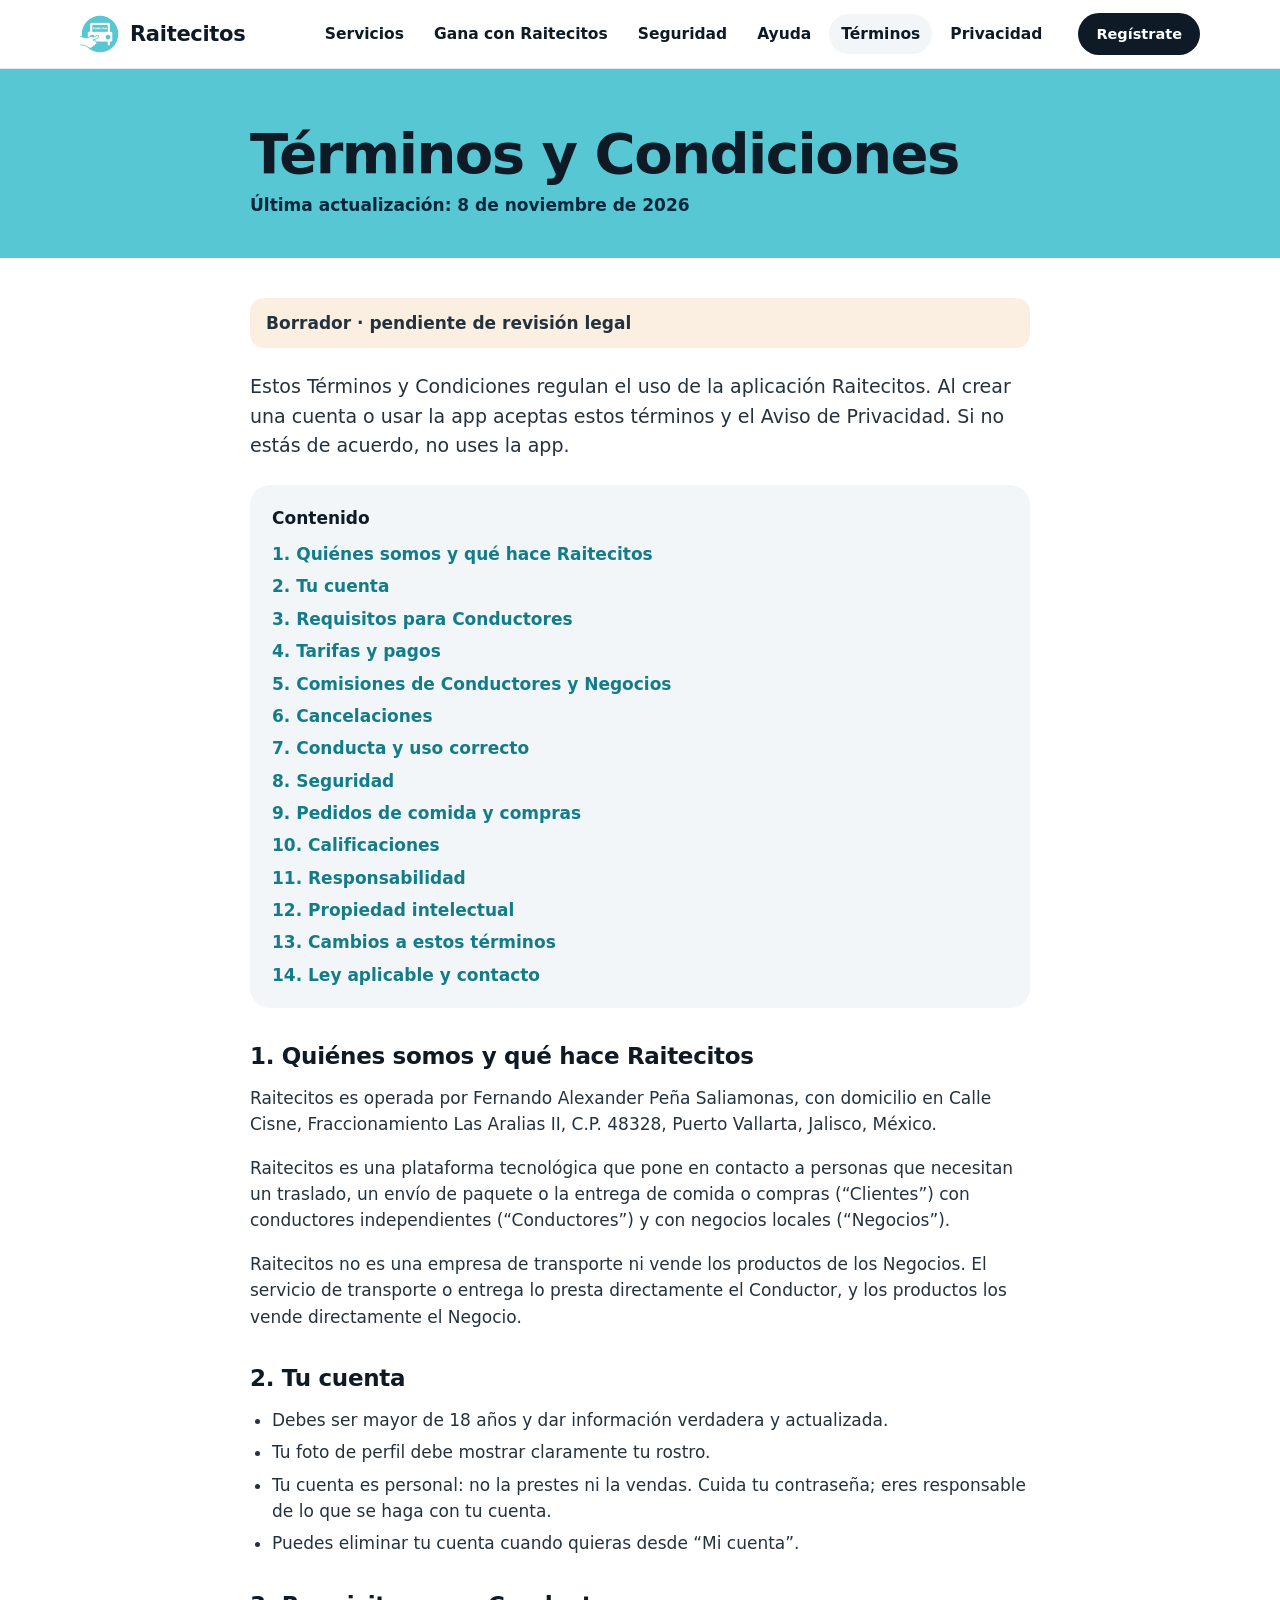
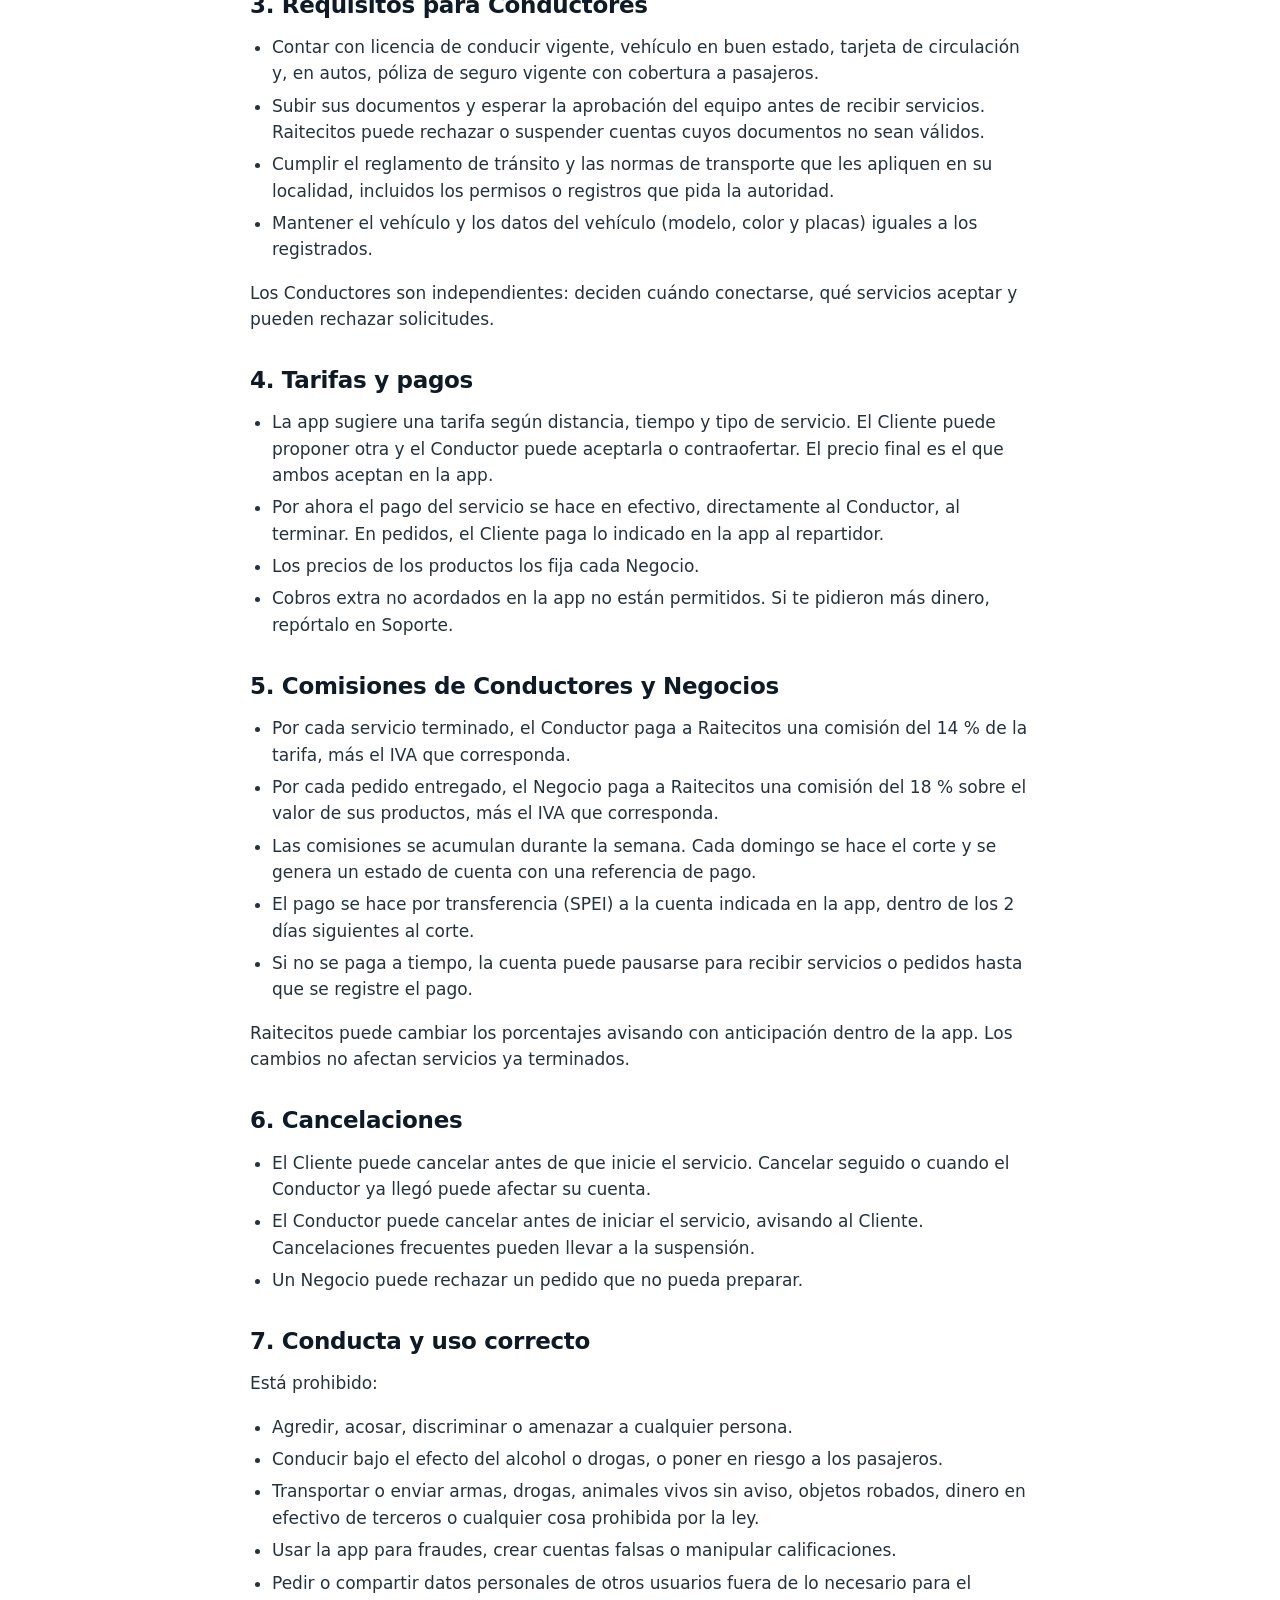
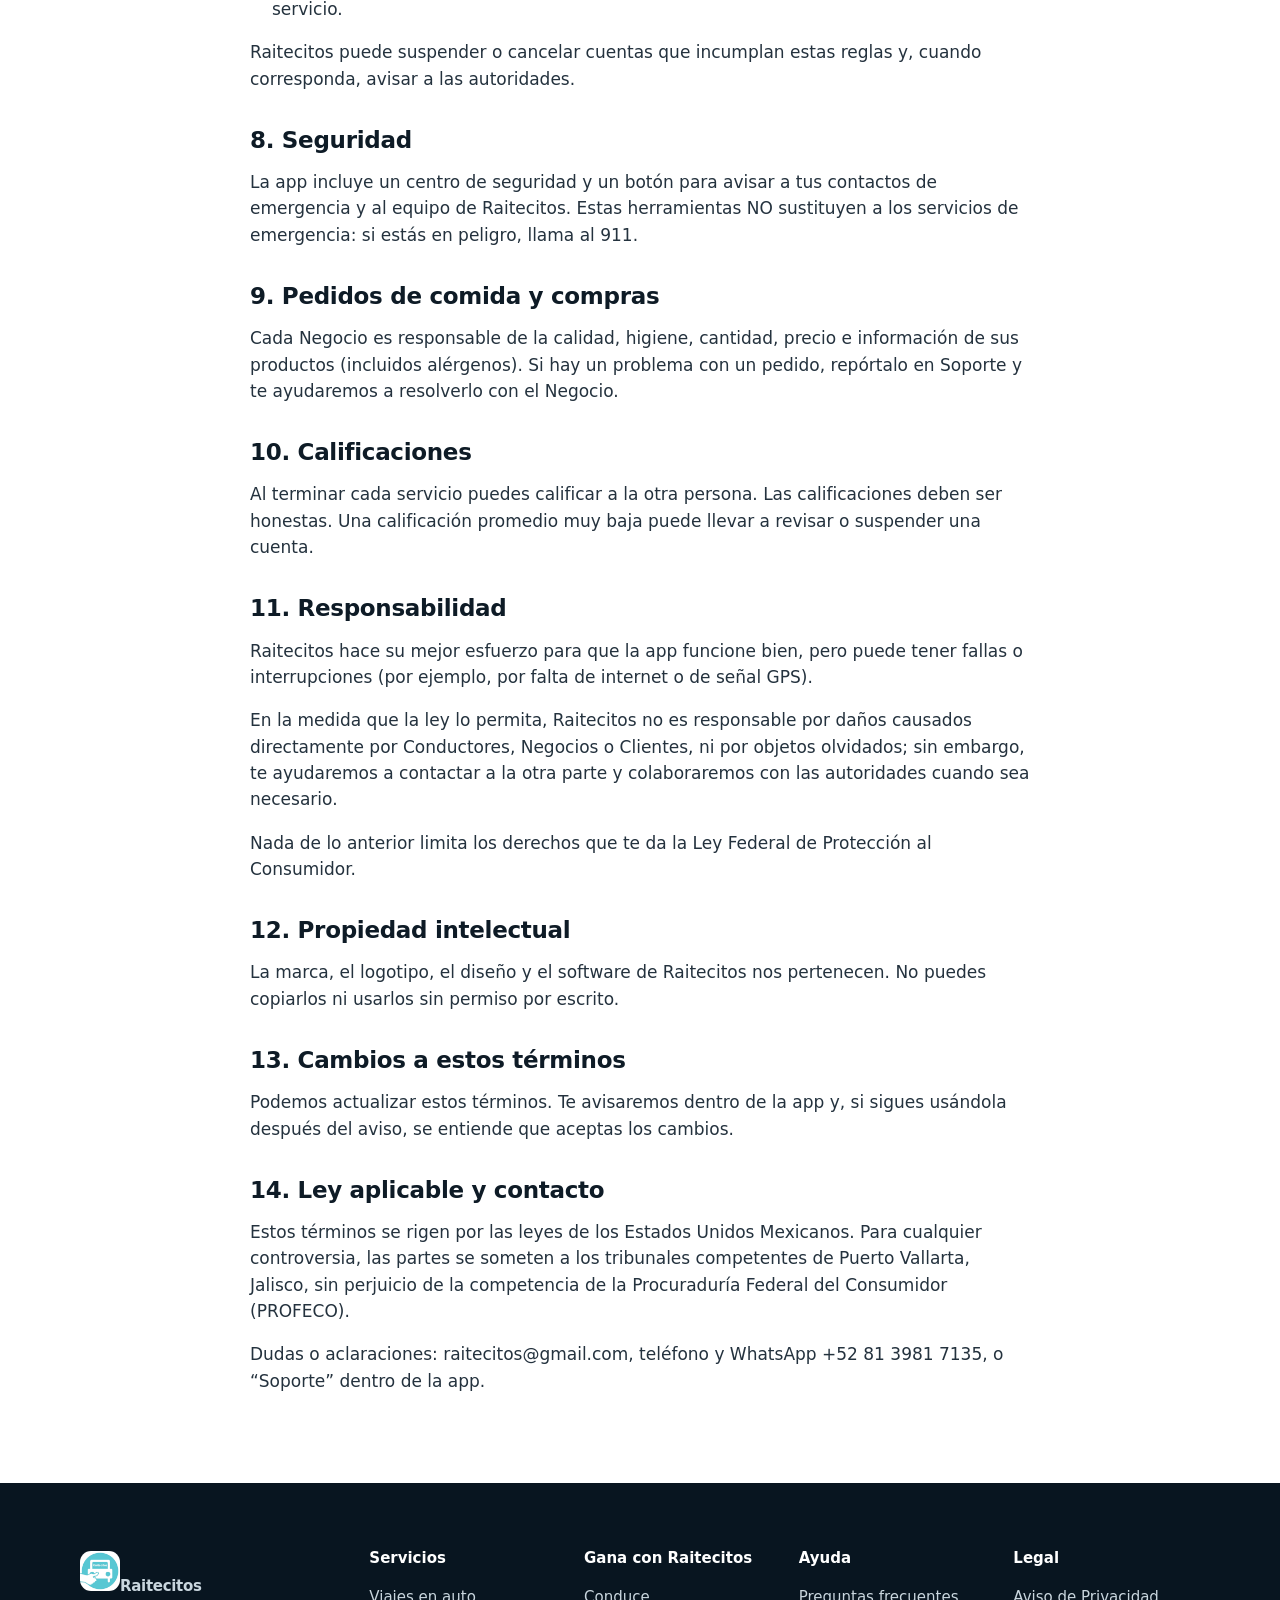
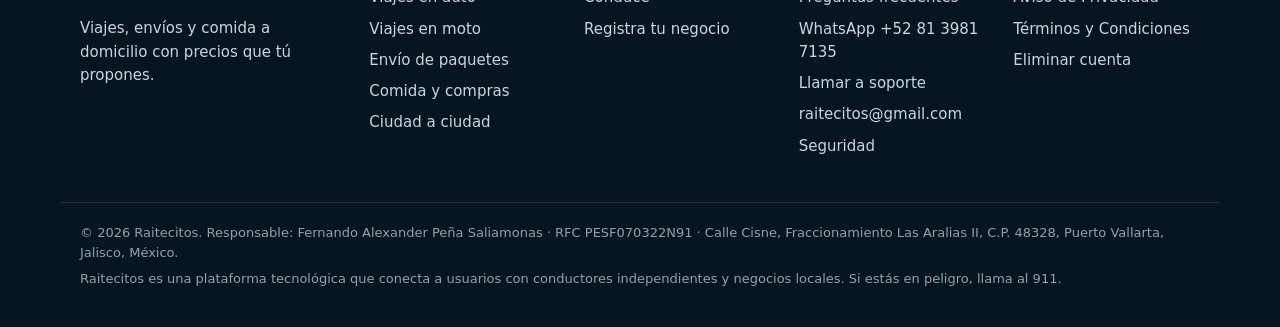
<file: terminos.html>
<!DOCTYPE html>
<html lang="es-MX">
<head>
<meta charset="utf-8">
<meta name="viewport" content="width=device-width, initial-scale=1">
<title>Términos y Condiciones · Raitecitos</title>
<meta name="description" content="Términos y Condiciones de la aplicación Raitecitos.">
<meta name="theme-color" content="#57C7D3">
<meta property="og:title" content="Términos y Condiciones · Raitecitos">
<meta property="og:description" content="Términos y Condiciones de la aplicación Raitecitos.">
<meta property="og:image" content="logo.png">
<link rel="icon" href="logo.png">
<link rel="stylesheet" href="estilos.css">
</head>
<body class="is-doc">
<a class="skip" href="#contenido">Saltar al contenido</a>
<header class="site">
  <div class="wrap bar">
    <a class="brand" href="index.html" aria-label="Raitecitos, inicio"><img src="logo.png" alt="" width="40" height="40"><span>Raitecitos</span></a>
    <nav class="links" aria-label="Principal"><a href="index.html#servicios">Servicios</a><a href="index.html#gana">Gana con Raitecitos</a><a href="index.html#seguridad">Seguridad</a><a href="index.html#preguntas">Ayuda</a><a href="terminos.html" aria-current="page">Términos</a><a href="privacidad.html">Privacidad</a></nav>
    <a class="btn btn-dark btn-sm" href="registro.html">Regístrate</a>
    <details class="mobile-menu">
      <summary aria-label="Abrir menú"><svg class="ic" width="26" height="26" viewBox="0 0 24 24" fill="none" stroke="currentColor" stroke-width="1.8" stroke-linecap="round" stroke-linejoin="round" aria-hidden="true"><path d="M4 7h16M4 12h16M4 17h16"/></svg></summary>
      <nav aria-label="Menú"><a href="index.html#servicios">Servicios</a><a href="index.html#gana">Gana con Raitecitos</a><a href="index.html#seguridad">Seguridad</a><a href="index.html#preguntas">Ayuda</a><a href="terminos.html" aria-current="page">Términos</a><a href="privacidad.html">Privacidad</a><a class="menu-cta" href="registro.html">Regístrate</a></nav>
    </details>
  </div>
</header>
<main id="contenido">
<section class="doc-hero"><div class="wrap narrow"><h1>Términos y Condiciones</h1><p>Última actualización: 8 de noviembre de 2026</p></div></section>
<section class="section"><div class="wrap narrow doc"><p class="draft">Borrador · pendiente de revisión legal</p><p class="lead-doc">Estos Términos y Condiciones regulan el uso de la aplicación Raitecitos. Al crear una cuenta o usar la app aceptas estos términos y el Aviso de Privacidad. Si no estás de acuerdo, no uses la app.</p><nav class="toc" aria-label="Contenido"><strong>Contenido</strong><a href="#s1">1. Quiénes somos y qué hace Raitecitos</a><a href="#s2">2. Tu cuenta</a><a href="#s3">3. Requisitos para Conductores</a><a href="#s4">4. Tarifas y pagos</a><a href="#s5">5. Comisiones de Conductores y Negocios</a><a href="#s6">6. Cancelaciones</a><a href="#s7">7. Conducta y uso correcto</a><a href="#s8">8. Seguridad</a><a href="#s9">9. Pedidos de comida y compras</a><a href="#s10">10. Calificaciones</a><a href="#s11">11. Responsabilidad</a><a href="#s12">12. Propiedad intelectual</a><a href="#s13">13. Cambios a estos términos</a><a href="#s14">14. Ley aplicable y contacto</a></nav>
<h2 id="s1">1. Quiénes somos y qué hace Raitecitos</h2><p>Raitecitos es operada por Fernando Alexander Peña Saliamonas, con domicilio en Calle Cisne, Fraccionamiento Las Aralias II, C.P. 48328, Puerto Vallarta, Jalisco, México.</p><p>Raitecitos es una plataforma tecnológica que pone en contacto a personas que necesitan un traslado, un envío de paquete o la entrega de comida o compras (“Clientes”) con conductores independientes (“Conductores”) y con negocios locales (“Negocios”).</p><p>Raitecitos no es una empresa de transporte ni vende los productos de los Negocios. El servicio de transporte o entrega lo presta directamente el Conductor, y los productos los vende directamente el Negocio.</p>
<h2 id="s2">2. Tu cuenta</h2><ul><li>Debes ser mayor de 18 años y dar información verdadera y actualizada.</li><li>Tu foto de perfil debe mostrar claramente tu rostro.</li><li>Tu cuenta es personal: no la prestes ni la vendas. Cuida tu contraseña; eres responsable de lo que se haga con tu cuenta.</li><li>Puedes eliminar tu cuenta cuando quieras desde “Mi cuenta”.</li></ul>
<h2 id="s3">3. Requisitos para Conductores</h2><ul><li>Contar con licencia de conducir vigente, vehículo en buen estado, tarjeta de circulación y, en autos, póliza de seguro vigente con cobertura a pasajeros.</li><li>Subir sus documentos y esperar la aprobación del equipo antes de recibir servicios. Raitecitos puede rechazar o suspender cuentas cuyos documentos no sean válidos.</li><li>Cumplir el reglamento de tránsito y las normas de transporte que les apliquen en su localidad, incluidos los permisos o registros que pida la autoridad.</li><li>Mantener el vehículo y los datos del vehículo (modelo, color y placas) iguales a los registrados.</li></ul><p>Los Conductores son independientes: deciden cuándo conectarse, qué servicios aceptar y pueden rechazar solicitudes.</p>
<h2 id="s4">4. Tarifas y pagos</h2><ul><li>La app sugiere una tarifa según distancia, tiempo y tipo de servicio. El Cliente puede proponer otra y el Conductor puede aceptarla o contraofertar. El precio final es el que ambos aceptan en la app.</li><li>Por ahora el pago del servicio se hace en efectivo, directamente al Conductor, al terminar. En pedidos, el Cliente paga lo indicado en la app al repartidor.</li><li>Los precios de los productos los fija cada Negocio.</li><li>Cobros extra no acordados en la app no están permitidos. Si te pidieron más dinero, repórtalo en Soporte.</li></ul>
<h2 id="s5">5. Comisiones de Conductores y Negocios</h2><ul><li>Por cada servicio terminado, el Conductor paga a Raitecitos una comisión del 14 % de la tarifa, más el IVA que corresponda.</li><li>Por cada pedido entregado, el Negocio paga a Raitecitos una comisión del 18 % sobre el valor de sus productos, más el IVA que corresponda.</li><li>Las comisiones se acumulan durante la semana. Cada domingo se hace el corte y se genera un estado de cuenta con una referencia de pago.</li><li>El pago se hace por transferencia (SPEI) a la cuenta indicada en la app, dentro de los 2 días siguientes al corte.</li><li>Si no se paga a tiempo, la cuenta puede pausarse para recibir servicios o pedidos hasta que se registre el pago.</li></ul><p>Raitecitos puede cambiar los porcentajes avisando con anticipación dentro de la app. Los cambios no afectan servicios ya terminados.</p>
<h2 id="s6">6. Cancelaciones</h2><ul><li>El Cliente puede cancelar antes de que inicie el servicio. Cancelar seguido o cuando el Conductor ya llegó puede afectar su cuenta.</li><li>El Conductor puede cancelar antes de iniciar el servicio, avisando al Cliente. Cancelaciones frecuentes pueden llevar a la suspensión.</li><li>Un Negocio puede rechazar un pedido que no pueda preparar.</li></ul>
<h2 id="s7">7. Conducta y uso correcto</h2><p>Está prohibido:</p><ul><li>Agredir, acosar, discriminar o amenazar a cualquier persona.</li><li>Conducir bajo el efecto del alcohol o drogas, o poner en riesgo a los pasajeros.</li><li>Transportar o enviar armas, drogas, animales vivos sin aviso, objetos robados, dinero en efectivo de terceros o cualquier cosa prohibida por la ley.</li><li>Usar la app para fraudes, crear cuentas falsas o manipular calificaciones.</li><li>Pedir o compartir datos personales de otros usuarios fuera de lo necesario para el servicio.</li></ul><p>Raitecitos puede suspender o cancelar cuentas que incumplan estas reglas y, cuando corresponda, avisar a las autoridades.</p>
<h2 id="s8">8. Seguridad</h2><p>La app incluye un centro de seguridad y un botón para avisar a tus contactos de emergencia y al equipo de Raitecitos. Estas herramientas NO sustituyen a los servicios de emergencia: si estás en peligro, llama al 911.</p>
<h2 id="s9">9. Pedidos de comida y compras</h2><p>Cada Negocio es responsable de la calidad, higiene, cantidad, precio e información de sus productos (incluidos alérgenos). Si hay un problema con un pedido, repórtalo en Soporte y te ayudaremos a resolverlo con el Negocio.</p>
<h2 id="s10">10. Calificaciones</h2><p>Al terminar cada servicio puedes calificar a la otra persona. Las calificaciones deben ser honestas. Una calificación promedio muy baja puede llevar a revisar o suspender una cuenta.</p>
<h2 id="s11">11. Responsabilidad</h2><p>Raitecitos hace su mejor esfuerzo para que la app funcione bien, pero puede tener fallas o interrupciones (por ejemplo, por falta de internet o de señal GPS).</p><p>En la medida que la ley lo permita, Raitecitos no es responsable por daños causados directamente por Conductores, Negocios o Clientes, ni por objetos olvidados; sin embargo, te ayudaremos a contactar a la otra parte y colaboraremos con las autoridades cuando sea necesario.</p><p>Nada de lo anterior limita los derechos que te da la Ley Federal de Protección al Consumidor.</p>
<h2 id="s12">12. Propiedad intelectual</h2><p>La marca, el logotipo, el diseño y el software de Raitecitos nos pertenecen. No puedes copiarlos ni usarlos sin permiso por escrito.</p>
<h2 id="s13">13. Cambios a estos términos</h2><p>Podemos actualizar estos términos. Te avisaremos dentro de la app y, si sigues usándola después del aviso, se entiende que aceptas los cambios.</p>
<h2 id="s14">14. Ley aplicable y contacto</h2><p>Estos términos se rigen por las leyes de los Estados Unidos Mexicanos. Para cualquier controversia, las partes se someten a los tribunales competentes de Puerto Vallarta, Jalisco, sin perjuicio de la competencia de la Procuraduría Federal del Consumidor (PROFECO).</p><p>Dudas o aclaraciones: raitecitos@gmail.com, teléfono y WhatsApp +52 81 3981 7135, o “Soporte” dentro de la app.</p></div></section>
</main>
<footer class="site">
  <div class="wrap cols">
    <div class="col brandcol">
      <a class="brand" href="index.html"><img src="logo.png" alt="" width="40" height="40"><span>Raitecitos</span></a>
      <p>Viajes, envíos y comida a domicilio con precios que tú propones.</p>
    </div>
    <div class="col">
      <h3>Servicios</h3>
      <a href="index.html#servicios">Viajes en auto</a><a href="index.html#servicios">Viajes en moto</a><a href="index.html#servicios">Envío de paquetes</a><a href="index.html#servicios">Comida y compras</a><a href="index.html#servicios">Ciudad a ciudad</a>
    </div>
    <div class="col">
      <h3>Gana con Raitecitos</h3>
      <a href="index.html#conductores">Conduce</a><a href="index.html#negocios">Registra tu negocio</a>
    </div>
    <div class="col">
      <h3>Ayuda</h3>
      <a href="index.html#preguntas">Preguntas frecuentes</a><a href="https://wa.me/528139817135?text=Hola%2C%20necesito%20ayuda%20con%20Raitecitos." target="_blank" rel="noopener">WhatsApp +52 81 3981 7135</a><a href="tel:+528139817135">Llamar a soporte</a><a href="mailto:raitecitos@gmail.com">raitecitos@gmail.com</a><a href="index.html#seguridad">Seguridad</a>
    </div>
    <div class="col">
      <h3>Legal</h3>
      <a href="privacidad.html">Aviso de Privacidad</a><a href="terminos.html">Términos y Condiciones</a><a href="eliminar-cuenta.html">Eliminar cuenta</a>
    </div>
  </div>
  <div class="wrap legal">
    <p>© 2026 Raitecitos. Responsable: Fernando Alexander Peña Saliamonas · RFC PESF070322N91 · Calle Cisne, Fraccionamiento Las Aralias II, C.P. 48328, Puerto Vallarta, Jalisco, México.</p>
    <p>Raitecitos es una plataforma tecnológica que conecta a usuarios con conductores independientes y negocios locales. Si estás en peligro, llama al 911.</p>
  </div>
</footer>
</body>
</html>
</file>
<file: estilos.css>
:root{--brand:#57C7D3;--brand-dark:#137C88;--brand-soft:#E3F6F8;--ink:#0E1B26;--ink-2:#10202E;--muted:#5F6B76;--bg:#FFFFFF;--bg-2:#F3F6F8;--border:#E3E9EE;--radius:28px;color-scheme:light}
*{box-sizing:border-box}
html{scroll-behavior:smooth}
html,body{margin:0;background:var(--bg);color:var(--ink)}
body{font-family:system-ui,-apple-system,"Segoe UI",Roboto,Helvetica,Arial,sans-serif;font-size:17px;line-height:1.55;-webkit-font-smoothing:antialiased}
img{max-width:100%}
a{color:var(--brand-dark)}
.ic{flex:none;vertical-align:middle}
.wrap{max-width:1160px;margin:0 auto;padding:0 20px}
.narrow{max-width:820px}
.skip{position:absolute;left:-999px;top:8px;background:#fff;padding:8px 12px;border-radius:8px;z-index:10}
.skip:focus{left:8px}
/* Encabezado */
header.site{position:sticky;top:0;z-index:5;background:rgba(255,255,255,.92);backdrop-filter:saturate(1.4) blur(10px);border-bottom:1px solid var(--border)}
.bar{display:flex;align-items:center;gap:24px;height:68px}
.brand{display:flex;align-items:center;gap:10px;text-decoration:none;color:var(--ink);font-weight:900;font-size:21px;letter-spacing:-.3px}
.brand img{border-radius:11px}
.links{display:flex;gap:6px;margin-left:auto}
.links a{color:var(--ink);text-decoration:none;font-weight:600;font-size:15.5px;padding:8px 12px;border-radius:999px}
.links a:hover{background:var(--bg-2)}
.mobile-menu{display:none;margin-left:auto}
.mobile-menu summary{list-style:none;cursor:pointer;padding:6px;border-radius:10px}
.mobile-menu summary::-webkit-details-marker{display:none}
.mobile-menu nav{position:absolute;right:16px;top:64px;background:#fff;border:1px solid var(--border);border-radius:18px;padding:8px;display:flex;flex-direction:column;min-width:230px;box-shadow:0 12px 40px rgba(0,0,0,.12)}
.mobile-menu nav a{color:var(--ink);text-decoration:none;padding:12px 14px;border-radius:12px;font-weight:600}
.mobile-menu nav a:hover{background:var(--bg-2)}
/* Botones */
.btn{display:inline-flex;align-items:center;gap:8px;font-weight:800;text-decoration:none;border-radius:999px;padding:15px 24px;font-size:16px;transition:transform .15s ease}
.btn:hover{transform:translateY(-1px)}
.btn-sm{padding:10px 18px;font-size:14.5px}
.btn-dark{background:var(--ink);color:#fff}
.btn-light{background:#fff;color:var(--ink)}
.btn-ghost{color:var(--ink);border:2px solid var(--ink)}
/* Portada */
.hero{background:var(--brand);overflow:hidden}
.hero-grid{display:grid;grid-template-columns:1.1fr .9fr;gap:40px;align-items:center;padding-top:72px;padding-bottom:72px}
.eyebrow{font-weight:800;text-transform:uppercase;letter-spacing:1.2px;font-size:13px;color:#06263D;margin:0 0 14px}
.hero h1{font-size:clamp(46px,7.4vw,92px);line-height:.98;letter-spacing:-2.5px;margin:0 0 22px;color:var(--ink);font-weight:900}
.lead{font-size:clamp(18px,2vw,21px);max-width:540px;color:#06263D;margin:0 0 30px}
.actions{display:flex;flex-wrap:wrap;gap:12px}
/* Teléfono ilustrado */
.phone{justify-self:center;width:300px;max-width:100%;aspect-ratio:9/18.5;background:var(--ink);border-radius:46px;padding:12px;box-shadow:0 40px 80px rgba(6,38,61,.35);transform:rotate(4deg)}
.phone-screen{position:relative;width:100%;height:100%;border-radius:36px;overflow:hidden;background:#E9F1F4}
.map{position:absolute;inset:0;background:linear-gradient(90deg,transparent 47%,#fff 47%,#fff 53%,transparent 53%) 0 0/70px 70px,linear-gradient(0deg,transparent 47%,#fff 47%,#fff 53%,transparent 53%) 0 0/70px 70px,#DCEAEE}
.route{position:absolute;left:30%;top:16%;width:42%;height:30%;border:5px solid var(--brand-dark);border-left:none;border-bottom:none;border-radius:0 40px 0 0}
.dot{position:absolute;width:16px;height:16px;border-radius:50%;border:4px solid #fff}
.dot-a{left:27%;top:14%;background:#1F9D55}
.dot-b{left:69%;top:44%;background:var(--ink);border-radius:4px}
.car-chip{position:absolute;left:52%;top:11%;background:var(--ink);color:#fff;border-radius:999px;padding:6px;display:flex}
.sheet{position:absolute;left:0;right:0;bottom:0;background:#fff;border-radius:26px 26px 0 0;padding:10px 14px 16px;display:flex;flex-direction:column;gap:10px}
.handle{width:38px;height:5px;border-radius:3px;background:var(--border);margin:0 auto 2px}
.search{display:flex;align-items:center;gap:8px;background:var(--bg-2);border-radius:999px;padding:10px 14px;font-weight:700;font-size:14px}
.offer{display:flex;justify-content:space-between;align-items:center;background:var(--brand-soft);border-radius:16px;padding:10px 14px}
.offer small{display:block;color:var(--muted);font-size:11.5px}
.offer strong{font-size:26px;letter-spacing:-.5px}
.pill{font-size:11.5px;font-weight:700;background:#fff;border-radius:999px;padding:4px 8px}
.driver{display:flex;align-items:center;gap:10px;font-size:13px}
.driver small{display:block;color:var(--muted)}
.avatar{width:34px;height:34px;border-radius:50%;background:var(--bg-2);display:flex;align-items:center;justify-content:center}
.accept{margin-left:auto;background:var(--brand);font-weight:800;border-radius:999px;padding:7px 12px;font-size:12.5px}
/* Secciones */
.section{padding:88px 0}
.section.alt{background:var(--bg-2)}
.section h2,.download h2{font-size:clamp(32px,4.6vw,52px);line-height:1.05;letter-spacing:-1.4px;margin:0 0 12px;font-weight:900}
.sub{color:var(--muted);font-size:18.5px;max-width:640px;margin:0 0 36px}
.cards{display:grid;grid-template-columns:repeat(3,1fr);gap:18px}
.card{border-radius:var(--radius);padding:28px;min-height:200px;display:flex;flex-direction:column;gap:6px}
.card h3{font-size:22px;margin:auto 0 0;letter-spacing:-.3px}
.card p{margin:0;color:#24323E}
.card-ic{width:56px;height:56px;border-radius:18px;background:#fff;display:flex;align-items:center;justify-content:center;margin-bottom:20px}
.svc-teal{background:#E3F6F8}.svc-teal .card-ic{color:#137C88}
.svc-violet{background:#EFEAFB}.svc-violet .card-ic{color:#6A4BC4}
.svc-orange{background:#FBEFE2}.svc-orange .card-ic{color:#B5651D}
.svc-red{background:#FCE9E7}.svc-red .card-ic{color:#D2463B}
.svc-blue{background:#E6EEFA}.svc-blue .card-ic{color:#2F5DA8}
.svc-green{background:#E5F5EC}.svc-green .card-ic{color:#1F8F4E}
.steps{display:grid;grid-template-columns:repeat(3,1fr);gap:18px;margin-top:36px}
.step{background:#fff;border-radius:var(--radius);padding:28px}
.step h3{font-size:21px;margin:14px 0 6px}
.step p{margin:0;color:var(--muted)}
.num{width:44px;height:44px;border-radius:50%;background:var(--brand);font-weight:900;font-size:20px;display:flex;align-items:center;justify-content:center}
.earn{display:grid;grid-template-columns:1fr 1fr;gap:18px;margin-top:36px}
.earn-card{border-radius:var(--radius);padding:34px;background:var(--brand-soft);display:flex;flex-direction:column;gap:6px}
.earn-card.dark{background:var(--ink);color:#fff}
.earn-card.dark .card-ic{background:var(--brand);color:var(--ink)}
.earn-card h3{font-size:28px;letter-spacing:-.6px;margin:0 0 6px}
.earn-card ul{list-style:none;padding:0;margin:0 0 26px;display:flex;flex-direction:column;gap:12px}
.earn-card li{display:flex;gap:10px;align-items:flex-start}
.earn-card li .ic{margin-top:3px}
.earn-card .btn{align-self:flex-start;margin-top:auto}
.safety{display:grid;grid-template-columns:repeat(4,1fr);gap:18px}
.safety>div{background:#fff;border-radius:var(--radius);padding:26px}
.safety .ic{color:var(--brand-dark)}
.safety h3{font-size:19px;margin:14px 0 6px}
.safety p{margin:0;color:var(--muted);font-size:16px}
.faq{display:flex;flex-direction:column;gap:12px;margin:28px 0 28px}
.faq details{background:var(--bg-2);border-radius:20px;padding:4px 22px}
.faq summary{cursor:pointer;font-weight:800;font-size:18px;padding:16px 0;list-style:none;display:flex;justify-content:space-between;gap:16px}
.faq summary::after{content:"+";font-size:24px;line-height:1;color:var(--brand-dark)}
.faq details[open] summary::after{content:"–"}
.faq summary::-webkit-details-marker{display:none}
.faq p{margin:0 0 18px;color:#24323E}
.download{background:var(--ink);color:#fff;padding:72px 0}
.download-grid{display:flex;align-items:center;justify-content:space-between;gap:24px;flex-wrap:wrap}
.download p{color:#C9D6DE;font-size:18px;margin:0}
.stores{display:flex;gap:12px;flex-wrap:wrap}
.store{display:flex;align-items:center;gap:10px;border:1.5px solid #3A4A57;border-radius:16px;padding:10px 18px;font-weight:800;font-size:18px}
.store small{display:block;font-weight:500;font-size:12px;color:#9FB0BC}
/* Pie */
footer.site{background:#081520;color:#C9D6DE;padding:64px 0 32px}
footer .cols{display:grid;grid-template-columns:1.4fr repeat(4,1fr);gap:28px}
footer .brand{color:#fff}
footer h3{color:#fff;font-size:15px;margin:0 0 12px}
footer .col a{display:block;color:#C9D6DE;text-decoration:none;font-size:15px;padding:4px 0}
footer .col a:hover{color:#fff}
footer .brandcol p{font-size:15px;max-width:260px}
footer .legal{border-top:1px solid #1E2E3B;margin-top:40px;padding-top:20px;font-size:13px;color:#8FA2AF}
footer .legal p{margin:0 0 6px}
/* Documentos legales */
.doc-hero{background:var(--brand);padding:56px 0 40px}
.doc-hero h1{font-size:clamp(34px,5vw,56px);letter-spacing:-1.5px;line-height:1.05;margin:0 0 8px}
.doc-hero p{margin:0;color:#06263D;font-weight:600}
.doc{padding-top:0}
.is-doc .section{padding:40px 0 72px}
.doc h2{font-size:23px;letter-spacing:-.3px;margin:36px 0 10px;scroll-margin-top:90px}
.doc p,.doc li{color:#24323E}
.doc ul,.doc ol{padding-left:22px}
.doc li{margin-bottom:6px}
.lead-doc{font-size:19px}
.draft{background:#FBEFE2;color:#7A4A12;font-weight:800;border-radius:14px;padding:12px 16px;margin:0 0 24px}
.toc{background:var(--bg-2);border-radius:20px;padding:20px 22px;display:flex;flex-direction:column;gap:6px;margin:24px 0}
.toc strong{margin-bottom:4px}
.toc a{text-decoration:none;font-weight:600}
.numbered li{margin-bottom:10px}
/* Registro */
.reg-section{padding:40px 0 80px}
.reg{display:flex;flex-direction:column;gap:22px}
.roles{border:0;padding:0;margin:0;display:grid;grid-template-columns:repeat(3,1fr);gap:12px}
.roles legend{font-weight:800;font-size:19px;margin-bottom:12px;padding:0}
.role input{position:absolute;opacity:0;pointer-events:none}
.role span{display:flex;flex-direction:column;gap:4px;height:100%;border:2px solid var(--border);border-radius:20px;padding:18px;cursor:pointer;color:var(--muted)}
.role strong{color:var(--ink);font-size:16.5px;margin-top:6px}
.role small{font-size:13.5px}
.role input:checked+span{border-color:var(--brand);background:var(--brand-soft);color:var(--brand-dark)}
.role input:focus-visible+span{outline:3px solid var(--brand-dark);outline-offset:2px}
.grid2{display:grid;grid-template-columns:1fr 1fr;gap:14px}
.field{display:flex;flex-direction:column;gap:6px;font-weight:700;font-size:14.5px}
.field input{font:inherit;font-weight:500;font-size:16px;padding:14px 16px;border:1.5px solid var(--border);border-radius:14px;background:#fff;color:var(--ink)}
.field input:focus{outline:none;border-color:var(--brand-dark);box-shadow:0 0 0 3px var(--brand-soft)}
.extra{background:var(--bg-2);border-radius:24px;padding:22px;display:flex;flex-direction:column;gap:14px}
.extra[hidden],.only-car[hidden]{display:none}
.extra h2{margin:0;font-size:21px}
.seg{display:flex;gap:8px;flex-wrap:wrap}
.seg input{position:absolute;opacity:0}
.seg span{display:inline-block;padding:10px 18px;border-radius:999px;border:1.5px solid var(--border);background:#fff;font-weight:700;cursor:pointer}
.seg input:checked+span{background:var(--ink);color:#fff;border-color:var(--ink)}
.seg input:focus-visible+span{outline:3px solid var(--brand-dark);outline-offset:2px}
.label{font-weight:800;margin:4px 0 0}
.checks{display:flex;flex-wrap:wrap;gap:10px 22px}
.checks label{display:flex;align-items:center;gap:8px;font-weight:600}
.checks input,.accept input{width:20px;height:20px;accent-color:var(--brand-dark)}
.hint{color:var(--muted);font-size:14.5px;margin:0}
.hp{position:absolute;left:-9999px;width:1px;height:1px;opacity:0}
.accept{display:flex;gap:10px;align-items:flex-start;font-size:15.5px}
.accept input{margin-top:2px;flex:none}
.error{background:#FDECEC;color:#B32424;font-weight:700;border-radius:14px;padding:12px 16px;margin:0}
.btn-block{width:100%;justify-content:center;font-size:17px;padding:17px}
.btn[disabled]{opacity:.6;cursor:wait}
.done{text-align:left;background:var(--brand-soft);border-radius:28px;padding:32px}
.done h2{font-size:30px;margin:12px 0 6px}
.done-ic{width:64px;height:64px;border-radius:20px;background:var(--brand);display:flex;align-items:center;justify-content:center}
.links a[aria-current="page"]{background:var(--bg-2)}
.menu-cta{background:var(--ink);color:#fff!important;text-align:center;margin-top:6px}
/* Celular y tableta */
@media (max-width:980px){.cards{grid-template-columns:repeat(2,1fr)}.safety{grid-template-columns:repeat(2,1fr)}footer .cols{grid-template-columns:1fr 1fr}footer .brandcol{grid-column:1/-1}}
@media (max-width:960px){.links,.bar>.btn{display:none}.mobile-menu{display:block}}
@media (max-width:820px){.links,.bar>.btn{display:none}.mobile-menu{display:block}.hero-grid{grid-template-columns:1fr;padding-top:48px;padding-bottom:56px}.phone{width:250px;transform:rotate(3deg)}.steps,.earn{grid-template-columns:1fr}.section{padding:64px 0}}
@media (max-width:1080px){.links a{padding:8px 9px;font-size:14.5px}}
@media (max-width:640px){.roles,.grid2{grid-template-columns:1fr}}
@media (max-width:560px){.wrap{padding:0 16px}.cards,.safety{grid-template-columns:1fr}.card{min-height:0}.hero h1{letter-spacing:-1.5px}.earn-card{padding:26px}}
@media (prefers-reduced-motion:reduce){html{scroll-behavior:auto}.btn{transition:none}}
</file>
